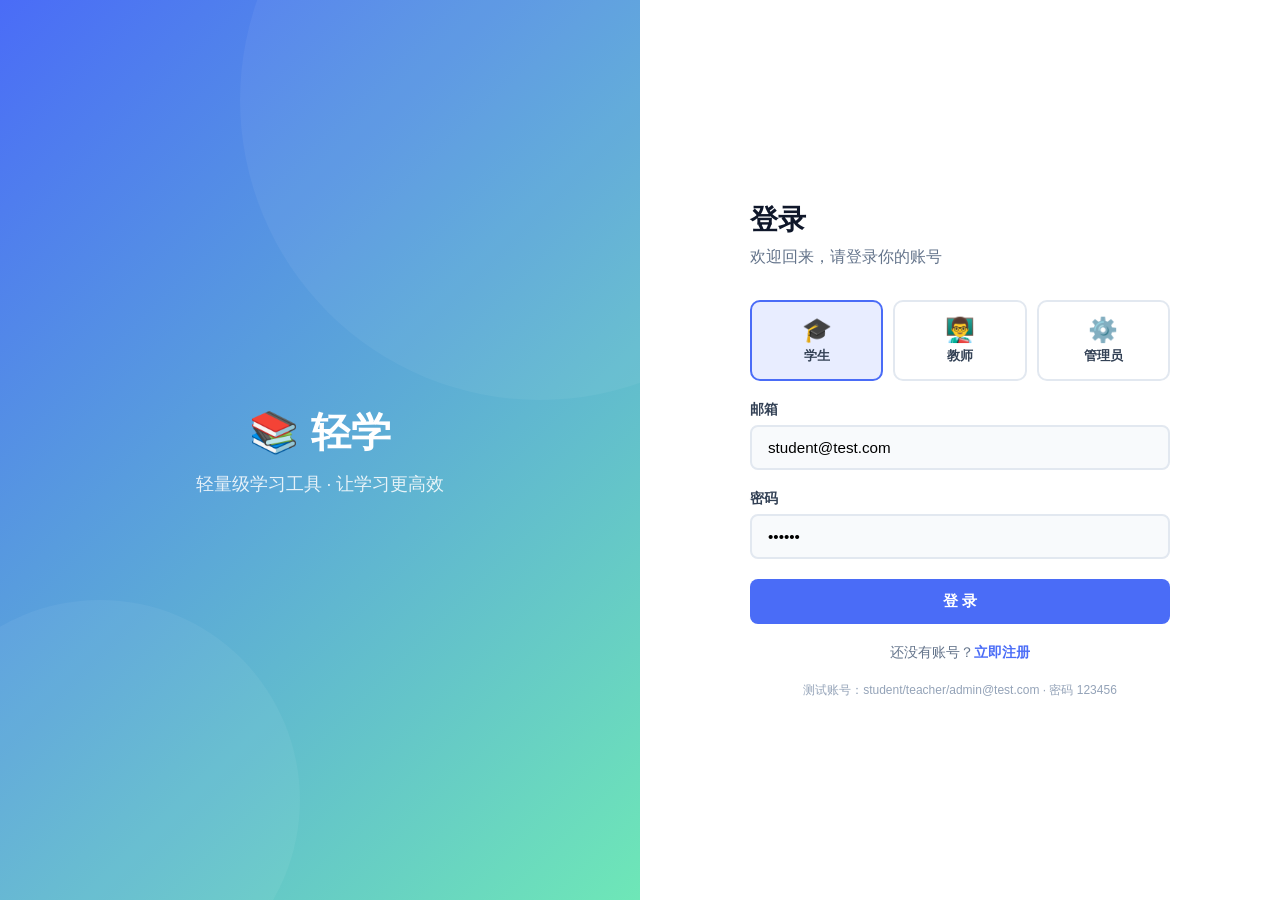
<file: index.html>
<!DOCTYPE html>
<html lang="zh-CN">
<head>
<meta charset="UTF-8">
<meta name="viewport" content="width=device-width, initial-scale=1.0, maximum-scale=1.0, user-scalable=no">
<meta name="theme-color" content="#4a6cf7">
<meta name="apple-mobile-web-app-capable" content="yes">
<meta name="apple-mobile-web-app-status-bar-style" content="default">
<meta name="apple-mobile-web-app-title" content="轻学">
<link rel="apple-touch-icon" href="data:image/svg+xml,%3Csvg xmlns='http://www.w3.org/2000/svg' viewBox='0 0 512 512'%3E%3Crect width='512' height='512' rx='64' fill='%234a6cf7'/%3E%3Ctext x='256' y='340' text-anchor='middle' fill='white' font-size='320' font-weight='bold' font-family='sans-serif'%3E轻%3C/text%3E%3C/svg%3E">
<title>轻学 · 轻量级学习工具</title>
<style>* { margin: 0; padding: 0; box-sizing: border-box; }
:root {
  --primary: #4a6cf7; --primary-dark: #3b5de7; --primary-light: #e8edff;
  --success: #22c55e; --warning: #f59e0b; --danger: #ef4444; --info: #3b82f6;
  --gray-50: #f8fafc; --gray-100: #f1f5f9; --gray-200: #e2e8f0;
  --gray-300: #cbd5e1; --gray-400: #94a3b8; --gray-500: #64748b;
  --gray-600: #475569; --gray-700: #334155; --gray-800: #1e293b; --gray-900: #0f172a;
  --bg-card: #fff; --bg-sidebar: #fff; --bg-topbar: #fff; --bg-input: var(--gray-50);
  --border-color: var(--gray-200); --text-color: var(--gray-800);
  --radius: 12px; --shadow: 0 1px 3px rgba(0,0,0,.08),0 1px 2px rgba(0,0,0,.06);
  --shadow-lg: 0 10px 25px rgba(0,0,0,.1);
  --transition: all .2s ease;
}
[data-theme="dark"] {
  --primary: #6d8cff; --primary-dark: #5a7af0; --primary-light: #2d3555;
  --success: #34d399; --warning: #fbbf24; --danger: #f87171; --info: #60a5fa;
  --gray-50: #0b1120; --gray-100: #111827; --gray-200: #1f2937;
  --gray-300: #374151; --gray-400: #6b7280; --gray-500: #9ca3af;
  --gray-600: #d1d5db; --gray-700: #e5e7eb; --gray-800: #f3f4f6; --gray-900: #f9fafb;
  --bg-card: #1a2332; --bg-sidebar: #111b29; --bg-topbar: #111b29; --bg-input: #1a2332;
  --border-color: #2a3a4e; --text-color: var(--gray-800);
  --shadow: 0 1px 3px rgba(0,0,0,.3); --shadow-lg: 0 10px 25px rgba(0,0,0,.4);
}
body { font-family: -apple-system, BlinkMacSystemFont, 'Segoe UI', 'PingFang SC', 'Microsoft YaHei', sans-serif; background: var(--gray-50); color: var(--gray-800); min-height: 100vh; }
a { color: var(--primary); text-decoration: none; }
input, select, textarea, button { font-family: inherit; font-size: inherit; outline: none; }
button { cursor: pointer; border: none; background: none; }

/* Login */
.login-page { display: flex; min-height: 100vh; }
.login-left { flex: 1; background: linear-gradient(135deg, #4a6cf7, #6ee7b7); display: flex; flex-direction: column; justify-content: center; align-items: center; color: #fff; padding: 40px; position: relative; overflow: hidden; }
.login-left::before { content: ''; position: absolute; width: 600px; height: 600px; border-radius: 50%; background: rgba(255,255,255,.05); top: -200px; right: -200px; }
.login-left::after { content: ''; position: absolute; width: 400px; height: 400px; border-radius: 50%; background: rgba(255,255,255,.05); bottom: -100px; left: -100px; }
.login-left h1 { font-size: 2.5rem; font-weight: 700; margin-bottom: 12px; position: relative; z-index: 1; }
.login-left p { font-size: 1.1rem; opacity: .85; position: relative; z-index: 1; }
.login-right { flex: 1; display: flex; justify-content: center; align-items: center; padding: 40px; background: #fff; }
.login-card { width: 100%; max-width: 420px; }
.login-card h2 { font-size: 1.75rem; font-weight: 700; margin-bottom: 8px; color: var(--gray-900); }
.login-card .subtitle { color: var(--gray-500); margin-bottom: 32px; }
.form-group { margin-bottom: 20px; }
.form-group label { display: block; font-size: .875rem; font-weight: 600; color: var(--gray-700); margin-bottom: 6px; }
.form-group input, .form-group select { width: 100%; padding: 12px 16px; border: 2px solid var(--gray-200); border-radius: 8px; font-size: .95rem; transition: var(--transition); background: var(--gray-50); }
.form-group input:focus, .form-group select:focus { border-color: var(--primary); background: #fff; box-shadow: 0 0 0 3px var(--primary-light); }
.role-selector { display: grid; grid-template-columns: repeat(3, 1fr); gap: 10px; margin-bottom: 20px; }
.role-option { padding: 14px 10px; border: 2px solid var(--gray-200); border-radius: 10px; text-align: center; cursor: pointer; transition: var(--transition); }
.role-option:hover { border-color: var(--primary); background: var(--primary-light); }
.role-option.active { border-color: var(--primary); background: var(--primary-light); }
.role-option .icon { font-size: 1.5rem; margin-bottom: 4px; }
.role-option .name { font-size: .8rem; font-weight: 600; color: var(--gray-700); }
.btn { display: inline-flex; align-items: center; justify-content: center; gap: 8px; padding: 12px 24px; border-radius: 8px; font-weight: 600; font-size: .95rem; transition: var(--transition); }
.btn-primary { background: var(--primary); color: #fff; }
.btn-primary:hover { background: var(--primary-dark); transform: translateY(-1px); box-shadow: 0 4px 12px rgba(74,108,247,.4); }
.btn-outline { border: 2px solid var(--gray-200); color: var(--gray-700); }
.btn-outline:hover { border-color: var(--primary); color: var(--primary); }
.btn-sm { padding: 8px 16px; font-size: .85rem; }
.btn-success { background: var(--success); color: #fff; }
.btn-danger { background: var(--danger); color: #fff; }
.btn-warning { background: var(--warning); color: #fff; }
.btn-block { width: 100%; }
.btn-danger-outline { border: 2px solid var(--danger); color: var(--danger); }
.btn-danger-outline:hover { background: var(--danger); color: #fff; }
.tabs { display: flex; gap: 4px; margin-bottom: 8px; }
.tab { padding: 8px 20px; border-radius: 8px; font-size: .875rem; font-weight: 500; color: var(--gray-500); cursor: pointer; transition: var(--transition); }
.tab:hover { background: var(--gray-100); color: var(--gray-700); }
.tab.active { background: var(--primary); color: #fff; }
.form-row { display: grid; grid-template-columns: 1fr 1fr; gap: 16px; }
.text-center { text-align: center; }
.mt-2 { margin-top: 8px; } .mt-3 { margin-top: 16px; } .mt-4 { margin-top: 24px; }
.mb-2 { margin-bottom: 8px; } .mb-3 { margin-bottom: 16px; } .mb-4 { margin-bottom: 24px; }
.gap-2 { gap: 8px; } .gap-3 { gap: 16px; }
.flex { display: flex; } .flex-1 { flex: 1; } .items-center { align-items: center; }
.justify-between { justify-content: space-between; }
.grid-2 { display: grid; grid-template-columns: 1fr 1fr; gap: 16px; }
.grid-3 { display: grid; grid-template-columns: repeat(3, 1fr); gap: 16px; }
.grid-4 { display: grid; grid-template-columns: repeat(4, 1fr); gap: 16px; }

/* Main Layout */
.app-layout { display: flex; min-height: 100vh; }
.sidebar { width: 240px; background: #fff; border-right: 1px solid var(--gray-200); display: flex; flex-direction: column; position: fixed; top: 0; left: 0; bottom: 0; z-index: 100; transition: var(--transition); }
.sidebar-brand { padding: 20px; border-bottom: 1px solid var(--gray-200); display: flex; align-items: center; gap: 10px; }
.sidebar-brand .logo { width: 36px; height: 36px; background: linear-gradient(135deg, var(--primary), #6ee7b7); border-radius: 10px; display: flex; align-items: center; justify-content: center; color: #fff; font-weight: 700; font-size: 1.1rem; }
.sidebar-brand h2 { font-size: 1.1rem; color: var(--gray-800); }
.sidebar-nav { flex: 1; padding: 16px 12px; overflow-y: auto; }
.nav-section { margin-bottom: 8px; }
.nav-section-title { font-size: .7rem; font-weight: 700; text-transform: uppercase; color: var(--gray-400); padding: 8px 12px 4px; letter-spacing: .5px; }
.nav-item { display: flex; align-items: center; gap: 10px; padding: 10px 12px; border-radius: 8px; color: var(--gray-600); font-size: .9rem; font-weight: 500; cursor: pointer; transition: var(--transition); text-decoration: none; }
.nav-item:hover { background: var(--gray-100); color: var(--gray-800); }
.nav-item.active { background: var(--primary-light); color: var(--primary); font-weight: 600; }
.nav-item .nav-icon { width: 20px; text-align: center; font-size: 1.1rem; }
.sidebar-footer { padding: 16px 12px; border-top: 1px solid var(--gray-200); }
.user-info { display: flex; align-items: center; gap: 10px; padding: 8px 12px; border-radius: 8px; cursor: pointer; transition: var(--transition); }
.user-info:hover { background: var(--gray-100); }
.user-avatar { width: 36px; height: 36px; border-radius: 50%; display: flex; align-items: center; justify-content: center; font-weight: 600; font-size: .9rem; color: #fff; }
.user-avatar.student { background: linear-gradient(135deg, #4a6cf7, #6366f1); }
.user-avatar.teacher { background: linear-gradient(135deg, #22c55e, #10b981); }
.user-avatar.admin { background: linear-gradient(135deg, #f59e0b, #ef4444); }
.user-details { flex: 1; min-width: 0; }
.user-details .name { font-size: .85rem; font-weight: 600; color: var(--gray-800); }
.user-details .role { font-size: .75rem; color: var(--gray-500); }
.main-content { margin-left: 240px; flex: 1; min-height: 100vh; }
.topbar { background: #fff; border-bottom: 1px solid var(--gray-200); padding: 16px 32px; display: flex; align-items: center; justify-content: space-between; position: sticky; top: 0; z-index: 50; }
.topbar h1 { font-size: 1.25rem; font-weight: 600; color: var(--gray-800); }
.topbar-actions { display: flex; align-items: center; gap: 12px; }
.content { padding: 24px 32px; }
.page { display: none; animation: fadeIn .3s ease; }
.page.active { display: block; }
@keyframes fadeIn { from { opacity: 0; transform: translateY(8px); } to { opacity: 1; transform: translateY(0); } }

/* Cards */
.card { background: #fff; border-radius: var(--radius); box-shadow: var(--shadow); padding: 20px; margin-bottom: 20px; }
.card-header { display: flex; align-items: center; justify-content: space-between; margin-bottom: 16px; }
.card-header h3 { font-size: 1rem; font-weight: 600; }
.stat-grid { display: grid; grid-template-columns: repeat(auto-fit, minmax(200px, 1fr)); gap: 16px; margin-bottom: 24px; }
.stat-card { background: #fff; border-radius: var(--radius); box-shadow: var(--shadow); padding: 20px; display: flex; align-items: center; gap: 16px; transition: var(--transition); }
.stat-card:hover { transform: translateY(-2px); box-shadow: var(--shadow-lg); }
.stat-icon { width: 48px; height: 48px; border-radius: 12px; display: flex; align-items: center; justify-content: center; font-size: 1.5rem; color: #fff; flex-shrink: 0; }
.stat-icon.blue { background: linear-gradient(135deg, #4a6cf7, #6366f1); }
.stat-icon.green { background: linear-gradient(135deg, #22c55e, #10b981); }
.stat-icon.orange { background: linear-gradient(135deg, #f59e0b, #f97316); }
.stat-icon.purple { background: linear-gradient(135deg, #a855f7, #d946ef); }
.stat-icon.red { background: linear-gradient(135deg, #ef4444, #f43f5e); }
.stat-icon.cyan { background: linear-gradient(135deg, #06b6d4, #0ea5e9); }
.stat-info h4 { font-size: 1.5rem; font-weight: 700; color: var(--gray-900); line-height: 1.2; }
.stat-info p { font-size: .8rem; color: var(--gray-500); }

/* Tables */
.table-wrap { overflow-x: auto; }
table { width: 100%; border-collapse: collapse; }
th, td { padding: 12px 16px; text-align: left; border-bottom: 1px solid var(--gray-100); font-size: .875rem; }
th { font-weight: 600; color: var(--gray-500); font-size: .8rem; text-transform: uppercase; letter-spacing: .5px; }
tr:hover td { background: var(--gray-50); }

/* Badges */
.badge { display: inline-flex; align-items: center; padding: 2px 10px; border-radius: 20px; font-size: .75rem; font-weight: 600; }
.badge-primary { background: var(--primary-light); color: var(--primary); }
.badge-success { background: #dcfce7; color: #16a34a; }
.badge-warning { background: #fef3c7; color: #d97706; }
.badge-danger { background: #fee2e2; color: #dc2626; }
.badge-info { background: #dbeafe; color: #2563eb; }
.badge-gray { background: var(--gray-100); color: var(--gray-600); }

/* Modal */
.modal-overlay { display: none; position: fixed; top: 0; left: 0; right: 0; bottom: 0; background: rgba(0,0,0,.4); backdrop-filter: blur(2px); z-index: 1000; justify-content: center; align-items: center; }
.modal-overlay.show { display: flex; }
.modal { background: #fff; border-radius: var(--radius); width: 90%; max-width: 560px; max-height: 80vh; overflow-y: auto; box-shadow: var(--shadow-lg); animation: modalIn .25s ease; }
@keyframes modalIn { from { opacity: 0; transform: scale(.95) translateY(10px); } to { opacity: 1; transform: scale(1) translateY(0); } }
.modal-header { padding: 20px 24px; border-bottom: 1px solid var(--gray-100); display: flex; align-items: center; justify-content: space-between; }
.modal-header h3 { font-size: 1.1rem; font-weight: 600; }
.modal-close { width: 32px; height: 32px; border-radius: 8px; display: flex; align-items: center; justify-content: center; font-size: 1.2rem; color: var(--gray-400); cursor: pointer; transition: var(--transition); }
.modal-close:hover { background: var(--gray-100); color: var(--gray-600); }
.modal-body { padding: 24px; }
.modal-footer { padding: 16px 24px; border-top: 1px solid var(--gray-100); display: flex; justify-content: flex-end; gap: 10px; }

/* Empty state */
.empty-state { text-align: center; padding: 60px 20px; }
.empty-state .icon { font-size: 3rem; margin-bottom: 16px; opacity: .3; }
.empty-state h3 { color: var(--gray-600); margin-bottom: 8px; }
.empty-state p { color: var(--gray-400); font-size: .9rem; }

/* Course card */
.course-card { background: #fff; border-radius: var(--radius); box-shadow: var(--shadow); overflow: hidden; transition: var(--transition); cursor: pointer; }
.course-card:hover { transform: translateY(-3px); box-shadow: var(--shadow-lg); }
.course-cover { height: 100px; display: flex; align-items: center; justify-content: center; font-size: 2rem; color: #fff; font-weight: 700; }
.course-body { padding: 16px; }
.course-body h4 { font-size: .95rem; font-weight: 600; margin-bottom: 4px; }
.course-body p { font-size: .8rem; color: var(--gray-500); }
.course-body .meta { display: flex; gap: 12px; margin-top: 8px; font-size: .75rem; color: var(--gray-400); }

/* Note list */
.note-item { padding: 16px; border-bottom: 1px solid var(--gray-100); cursor: pointer; transition: var(--transition); }
.note-item:last-child { border-bottom: none; }
.note-item:hover { background: var(--gray-50); }
.note-item h4 { font-size: .95rem; font-weight: 600; margin-bottom: 4px; }
.note-item p { font-size: .8rem; color: var(--gray-500); overflow: hidden; text-overflow: ellipsis; white-space: nowrap; }
.note-item .meta { font-size: .75rem; color: var(--gray-400); margin-top: 4px; display: flex; gap: 12px; }

/* Task list */
.task-item { display: flex; align-items: flex-start; gap: 12px; padding: 12px 16px; border-bottom: 1px solid var(--gray-100); }
.task-item:last-child { border-bottom: none; }
.task-check { width: 20px; height: 20px; border-radius: 50%; border: 2px solid var(--gray-300); flex-shrink: 0; cursor: pointer; display: flex; align-items: center; justify-content: center; margin-top: 2px; transition: var(--transition); }
.task-check:hover { border-color: var(--primary); }
.task-check.done { background: var(--success); border-color: var(--success); }
.task-check.done::after { content: '✓'; color: #fff; font-size: .7rem; font-weight: 700; }
.task-body { flex: 1; }
.task-body .title { font-size: .9rem; font-weight: 500; }
.task-body .title.done { text-decoration: line-through; color: var(--gray-400); }
.task-body .meta { font-size: .75rem; color: var(--gray-400); margin-top: 2px; display: flex; gap: 8px; }

/* Pomodoro */
.pomodoro-timer { text-align: center; padding: 40px; }
.pomodoro-timer .time { font-size: 4rem; font-weight: 700; color: var(--gray-800); font-variant-numeric: tabular-nums; letter-spacing: 4px; }
.pomodoro-timer .phase { font-size: .9rem; color: var(--gray-500); margin: 8px 0 20px; }
.pomodoro-btn { width: 80px; height: 80px; border-radius: 50%; display: inline-flex; align-items: center; justify-content: center; font-size: 1.1rem; font-weight: 600; cursor: pointer; transition: var(--transition); border: none; }
.pomodoro-btn.start { background: var(--primary); color: #fff; }
.pomodoro-btn.start:hover { transform: scale(1.05); box-shadow: 0 8px 24px rgba(74,108,247,.4); }
.pomodoro-btn.stop { background: var(--danger); color: #fff; }
.pomodoro-btn.stop:hover { transform: scale(1.05); box-shadow: 0 8px 24px rgba(239,68,68,.4); }

/* Check-in */
.checkin-calendar { display: grid; grid-template-columns: repeat(7, 1fr); gap: 4px; }
.calendar-day { aspect-ratio: 1; display: flex; flex-direction: column; align-items: center; justify-content: center; border-radius: 8px; font-size: .8rem; cursor: pointer; transition: var(--transition); }
.calendar-day:hover { background: var(--gray-100); }
.calendar-day.done { background: var(--success); color: #fff; }
.calendar-day.today { border: 2px solid var(--primary); }
.calendar-day .day-num { font-weight: 600; }
.calendar-day .day-dot { font-size: .5rem; margin-top: 2px; }

/* Auth switch */
.auth-switch { text-align: center; margin-top: 20px; font-size: .875rem; color: var(--gray-500); }
.auth-switch a { color: var(--primary); font-weight: 600; cursor: pointer; }

/* Toast */
.toast-container { position: fixed; top: 20px; right: 20px; z-index: 2000; display: flex; flex-direction: column; gap: 8px; }
.toast { padding: 14px 20px; border-radius: 10px; color: #fff; font-size: .875rem; font-weight: 500; box-shadow: var(--shadow-lg); animation: slideIn .3s ease; display: flex; align-items: center; gap: 8px; }
.toast.success { background: var(--success); }
.toast.error { background: var(--danger); }
.toast.info { background: var(--info); }
.toast.warning { background: var(--warning); }
@keyframes slideIn { from { transform: translateX(100%); opacity: 0; } to { transform: translateX(0); opacity: 1; } }

/* Responsive */
@media (max-width: 768px) {
  .login-left { display: none; }
  .grid-2, .grid-3, .grid-4 { grid-template-columns: 1fr; }
  .sidebar { transform: translateX(-100%); }
  .sidebar.open { transform: translateX(0); }
  .main-content { margin-left: 0; }
  .topbar { padding: 12px 16px; }
  .content { padding: 16px; }
  .stat-grid { grid-template-columns: 1fr 1fr; }
  .form-row { grid-template-columns: 1fr; }
}

/* Grade bar */
.grade-bar { height: 8px; background: var(--gray-200); border-radius: 4px; overflow: hidden; margin-top: 4px; }
.grade-bar-fill { height: 100%; border-radius: 4px; transition: width .5s ease; }
.grade-bar-fill.high { background: var(--success); }
.grade-bar-fill.medium { background: var(--warning); }
.grade-bar-fill.low { background: var(--danger); }

/* Audit log detail */
.log-detail { font-size: .8rem; color: var(--gray-500); max-width: 300px; overflow: hidden; text-overflow: ellipsis; white-space: nowrap; }

/* Mobile menu toggle */
.mobile-toggle { display: none; background: none; border: none; font-size: 1.5rem; cursor: pointer; color: var(--gray-600); padding: 4px; }
@media (max-width: 768px) {
  .mobile-toggle { display: block; }
}

/* File upload area */
.upload-area { border: 2px dashed var(--gray-300); border-radius: var(--radius); padding: 40px; text-align: center; cursor: pointer; transition: var(--transition); }
.upload-area:hover { border-color: var(--primary); background: var(--primary-light); }
.upload-area .icon { font-size: 2rem; color: var(--gray-400); margin-bottom: 8px; }
.upload-area p { color: var(--gray-500); font-size: .875rem; }

/* Dark mode overrides */
[data-theme="dark"] body { background: var(--gray-50); }
[data-theme="dark"] .card { background: var(--bg-card); }
[data-theme="dark"] .sidebar { background: var(--bg-sidebar); border-color: var(--border-color); }
[data-theme="dark"] .topbar { background: var(--bg-topbar); border-color: var(--border-color); }
[data-theme="dark"] .modal { background: var(--bg-card); }
[data-theme="dark"] .login-card { background: transparent; }
[data-theme="dark"] .login-right { background: var(--gray-50); }
[data-theme="dark"] input, [data-theme="dark"] select, [data-theme="dark"] textarea { background: var(--bg-input); color: var(--text-color); border-color: var(--border-color); }
[data-theme="dark"] .form-group input:focus, [data-theme="dark"] .form-group select:focus { border-color: var(--primary); }
[data-theme="dark"] .stat-card { background: var(--bg-card); }
[data-theme="dark"] .course-card { background: var(--bg-card); }
[data-theme="dark"] .note-item { border-color: var(--border-color); }
[data-theme="dark"] .task-item { border-color: var(--border-color); }
[data-theme="dark"] table th, [data-theme="dark"] table td { border-color: var(--border-color); }
[data-theme="dark"] tr:hover td { background: var(--gray-100); }
[data-theme="dark"] .nav-item:hover { background: var(--gray-100); }
[data-theme="dark"] .user-info:hover { background: var(--gray-100); }
[data-theme="dark"] .modal-header, [data-theme="dark"] .modal-footer { border-color: var(--border-color); }
[data-theme="dark"] .sidebar-brand { border-color: var(--border-color); }
[data-theme="dark"] .sidebar-footer { border-color: var(--border-color); }
[data-theme="dark"] .badge-gray { background: var(--gray-200); color: var(--gray-700); }
[data-theme="dark"] .calendar-day:hover { background: var(--gray-100); }
[data-theme="dark"] .upload-area { border-color: var(--border-color); }
[data-theme="dark"] .upload-area:hover { background: var(--primary-light); }
[data-theme="dark"] .role-option { border-color: var(--border-color); }
[data-theme="dark"] .role-option:hover, [data-theme="dark"] .role-option.active { border-color: var(--primary); background: var(--primary-light); }
[data-theme="dark"] .grade-bar { background: var(--gray-300); }
[data-theme="dark"] .calendar-day.done { background: var(--success); }
[data-theme="dark"] .btn-outline { border-color: var(--border-color); color: var(--gray-700); }
[data-theme="dark"] .btn-outline:hover { border-color: var(--primary); color: var(--primary); }
[data-theme="dark"] .tab:hover { background: var(--gray-100); }
[data-theme="dark"] .course-cover { filter: brightness(.9); }

/* Notification */
.notif-btn { position: relative; }
.notif-btn .badge-dot { position: absolute; top: 2px; right: 2px; width: 18px; height: 18px; background: var(--danger); color: #fff; font-size: .65rem; font-weight: 700; border-radius: 50%; display: flex; align-items: center; justify-content: center; border: 2px solid var(--bg-topbar); }
.notif-panel { position: absolute; top: 48px; right: 60px; width: 380px; max-height: 480px; background: var(--bg-card); border-radius: var(--radius); box-shadow: var(--shadow-lg); border: 1px solid var(--border-color); z-index: 500; display: none; overflow: hidden; }
.notif-panel.show { display: flex; flex-direction: column; }
.notif-header { padding: 14px 16px; border-bottom: 1px solid var(--border-color); display: flex; justify-content: space-between; align-items: center; }
.notif-header h4 { font-size: .9rem; font-weight: 600; }
.notif-header .btn-text { font-size: .78rem; color: var(--primary); cursor: pointer; background: none; border: none; }
.notif-header .btn-text:hover { text-decoration: underline; }
.notif-list { flex: 1; overflow-y: auto; }
.notif-item { display: flex; gap: 12px; padding: 14px 16px; border-bottom: 1px solid var(--border-color); cursor: pointer; transition: var(--transition); }
.notif-item:hover { background: var(--gray-50); }
.notif-item.unread { background: var(--primary-light); }
.notif-item .notif-icon { width: 36px; height: 36px; border-radius: 50%; display: flex; align-items: center; justify-content: center; font-size: 1rem; flex-shrink: 0; }
.notif-item .notif-body { flex: 1; min-width: 0; }
.notif-item .notif-title { font-size: .85rem; font-weight: 600; color: var(--gray-800); }
.notif-item .notif-title .unread-dot { display: inline-block; width: 8px; height: 8px; border-radius: 50%; background: var(--primary); margin-right: 6px; vertical-align: middle; }
.notif-item .notif-preview { font-size: .78rem; color: var(--gray-500); margin-top: 2px; white-space: nowrap; overflow: hidden; text-overflow: ellipsis; }
.notif-item .notif-time { font-size: .72rem; color: var(--gray-400); margin-top: 4px; }
.notif-empty { text-align: center; padding: 40px 20px; color: var(--gray-400); font-size: .85rem; }
@media (max-width: 640px) { .notif-panel { position: fixed; top: 56px; left: 0; right: 0; width: 100%; max-height: calc(100vh - 56px); border-radius: 0; } }
</style>
</head>
<body>
<div id="app-root"></div>
<script>const DB = {
  _get(key) { return JSON.parse(localStorage.getItem('studyapp_' + key) || 'null'); },
  _set(key, val) { localStorage.setItem('studyapp_' + key, JSON.stringify(val)); return val; },

  init() {
    if (this._get('inited')) return;
    const now = new Date();
    const today = now.toISOString().slice(0,10);
    const users = [
      { id:1, email:'student@test.com', password:'123456', role:'student', nickname:'张同学', avatar:'', bio:'好好学习天天向上', student_id:'2024001', department:'计算机学院', settings:{}, created_at:'2024-01-01T00:00:00Z' },
      { id:2, email:'teacher@test.com', password:'123456', role:'teacher', nickname:'李老师', avatar:'', bio:'认真教学', teacher_title:'副教授', department:'计算机学院', settings:{}, created_at:'2024-01-01T00:00:00Z' },
      { id:3, email:'admin@test.com', password:'123456', role:'admin', nickname:'管理员', avatar:'', bio:'系统管理员', department:'信息中心', settings:{}, created_at:'2024-01-01T00:00:00Z' },
    ];
    const courses = [
      { id:1, teacher_id:2, name:'高等数学', description:'微积分、线性代数、概率论', cover_color:'#4a6cf7', semester:'2025-2026-1', department:'计算机学院', credits:4, status:'published', max_students:100, created_at:'2024-08-01T00:00:00Z' },
      { id:2, teacher_id:2, name:'数据结构与算法', description:'链表、树、图、排序算法', cover_color:'#22c55e', semester:'2025-2026-1', department:'计算机学院', credits:3, status:'published', max_students:80, created_at:'2024-08-01T00:00:00Z' },
      { id:3, teacher_id:2, name:'操作系统', description:'进程管理、内存管理、文件系统', cover_color:'#f59e0b', semester:'2025-2026-1', department:'计算机学院', credits:3, status:'published', max_students:80, created_at:'2024-08-01T00:00:00Z' },
    ];
    const enrollments = [
      { id:1, course_id:1, student_id:1, status:'approved', enrolled_at:'2024-09-01T00:00:00Z' },
      { id:2, course_id:2, student_id:1, status:'approved', enrolled_at:'2024-09-01T00:00:00Z' },
    ];
    const assignments = [
      { id:1, course_id:1, teacher_id:2, title:'第一章 函数与极限', description:'完成课本 P23 习题 1-8', full_score:100, weight:0.2, due_date:'2025-10-15T23:59:00Z', type:'essay', status:'published', created_at:'2024-10-01T00:00:00Z' },
      { id:2, course_id:1, teacher_id:2, title:'第二章 导数与微分', description:'完成课本 P56 习题 1-10', full_score:100, weight:0.2, due_date:'2025-11-01T23:59:00Z', type:'essay', status:'published', created_at:'2024-10-15T00:00:00Z' },
      { id:3, course_id:2, teacher_id:2, title:'线性表操作', description:'实现顺序表和链表的增删改查', full_score:100, weight:0.3, due_date:'2025-10-20T23:59:00Z', type:'file', status:'published', created_at:'2024-10-05T00:00:00Z' },
    ];
    const submissions = [
      { id:1, assignment_id:1, student_id:1, content_text:'函数极限的解题过程：1. 利用等价无穷小替换...', file_url:'', submit_count:1, status:'submitted', submitted_at:'2025-10-14T20:30:00Z', is_late:false },
    ];
    const grades = [
      { id:1, type:'assignment', assignment_id:1, course_id:1, student_id:1, submission_id:1, score:88, comment:'解题思路清晰，步骤完整，注意书写规范。', graded_by:2, graded_at:'2025-10-16T10:00:00Z' },
    ];
    const notes = [
      { id:1, user_id:1, notebook_id:1, title:'高数第一章笔记', content_markdown:'# 函数与极限\n\n## 1.1 映射与函数\n- 函数定义：...\n- 复合函数：...', tags:['重点','考试'], is_pinned:0, word_count:1200, read_count:15, created_at:'2025-09-10T08:00:00Z', updated_at:'2025-09-15T10:00:00Z' },
      { id:2, user_id:1, notebook_id:1, title:'导数公式表', content_markdown:'# 常用导数公式\n\n1. (x^n)\' = nx^(n-1)\n2. (sin x)\' = cos x', tags:['公式'], is_pinned:1, word_count:800, read_count:23, created_at:'2025-09-12T09:00:00Z', updated_at:'2025-09-13T11:00:00Z' },
      { id:3, user_id:1, notebook_id:2, title:'链表操作总结', content_markdown:'# 链表\n\n## 单链表\n- 插入 O(1)\n- 删除 O(1)\n- 查找 O(n)', tags:['数据结构'], is_pinned:0, word_count:600, read_count:8, created_at:'2025-09-18T14:00:00Z' },
    ];
    const notebooks = [
      { id:1, user_id:1, name:'高等数学', parent_id:null, sort_order:0, icon:'📐', color:'#4a6cf7' },
      { id:2, user_id:1, name:'数据结构', parent_id:null, sort_order:1, icon:'💻', color:'#22c55e' },
      { id:3, user_id:1, name:'大学课程', parent_id:null, sort_order:0, icon:'📚', color:'#f59e0b' },
      { id:4, user_id:1, name:'大学英语', parent_id:3, sort_order:0, icon:'🇬🇧', color:'#a855f7' },
    ];
    const tasks = [
      { id:1, user_id:1, parent_id:null, title:'复习高数第三章', description:'', priority:'high', status:'in_progress', due_date:'2025-10-20', estimated_minutes:120, actual_minutes:0, sort_order:0, tags:['考试'] },
      { id:2, user_id:1, parent_id:null, title:'完成数据结构大作业', description:'实现一个简易数据库系统', priority:'medium', status:'pending', due_date:'2025-11-01', estimated_minutes:300, actual_minutes:0, sort_order:1, tags:['作业'] },
      { id:3, user_id:1, parent_id:1, title:'复习导数部分', description:'重点是复合函数求导', priority:'high', status:'pending', due_date:'2025-10-18', estimated_minutes:60, actual_minutes:0, sort_order:0, tags:[] },
      { id:4, user_id:1, parent_id:null, title:'每天背单词 30 个', description:'', priority:'low', status:'completed', due_date:'2025-10-30', estimated_minutes:30, actual_minutes:25, sort_order:2, tags:['英语'], completed_at:'2025-10-13T08:00:00Z' },
    ];
    const pomodoro = [
      { id:1, user_id:1, task_id:null, planned_minutes:25, actual_minutes:25, type:'focus', note:'今天状态不错', started_at:'2025-10-13T09:00:00Z', ended_at:'2025-10-13T09:25:00Z' },
      { id:2, user_id:1, task_id:1, planned_minutes:25, actual_minutes:25, type:'focus', note:'', started_at:'2025-10-13T10:00:00Z', ended_at:'2025-10-13T10:25:00Z' },
      { id:3, user_id:1, task_id:null, planned_minutes:25, actual_minutes:20, type:'focus', note:'被打断了', started_at:'2025-10-12T14:00:00Z', ended_at:'2025-10-12T14:20:00Z' },
      { id:4, user_id:1, task_id:null, planned_minutes:5, actual_minutes:5, type:'short_break', note:'', started_at:'2025-10-13T09:25:00Z', ended_at:'2025-10-13T09:30:00Z' },
    ];
    const checkins = [];
    for (let i = 0; i < 20; i++) {
      const d = new Date(now); d.setDate(d.getDate() - i - 1);
      if (i % 3 !== 0) checkins.push({ id:i+1, user_id:1, checkin_date:d.toISOString().slice(0,10), mood_score:Math.floor(Math.random()*3)+3, journal:'今天学习了', study_minutes:Math.floor(Math.random()*120)+60 });
    }
    const materials = [
      { id:1, user_id:1, course_id:1, original_filename:'高数第一章课件.pdf', file_type:'pdf', file_size:2048000, course_name:'高等数学', tags:['课件'], uploaded_at:'2025-09-05T10:00:00Z' },
      { id:2, user_id:1, course_id:2, original_filename:'数据结构PPT.pptx', file_type:'other', file_size:5120000, course_name:'数据结构与算法', tags:['课件'], uploaded_at:'2025-09-08T14:00:00Z' },
    ];
    const dailyStats = [];
    for (let i = 0; i < 14; i++) {
      const d = new Date(now); d.setDate(d.getDate() - i);
      dailyStats.push({ id:i+1, user_id:1, stat_date:d.toISOString().slice(0,10), total_focus_minutes:Math.floor(Math.random()*150)+30, has_checkin:i%3!==0?1:0, completed_tasks:Math.floor(Math.random()*3), new_notes:Math.floor(Math.random()*2), new_words:Math.floor(Math.random()*500)+100 });
    }
    const announcements = [
      { id:1, scope:'system', course_id:null, publisher_id:3, title:'系统维护通知', content:'系统将于本周六凌晨 2:00-4:00 进行维护升级。', is_pinned:1, start_at:null, end_at:'2025-11-01T00:00:00Z', published_at:'2025-10-10T08:00:00Z' },
      { id:2, scope:'course', course_id:1, publisher_id:2, title:'下周考试通知', content:'下周三（10月25日）进行第一章单元测验，请同学们做好准备。', is_pinned:1, start_at:null, end_at:null, published_at:'2025-10-12T09:00:00Z' },
    ];
    const auditLogs = [
      { id:1, admin_id:3, action:'user_ban', target_type:'users', target_id:5, detail:'{"reason":"恶意灌水","previous_status":"active"}', ip_address:'192.168.1.100', created_at:'2025-10-01T08:00:00Z' },
      { id:2, admin_id:3, action:'config_update', target_type:'system_configs', target_id:1, detail:'{"key":"registration_enabled","old":"true","new":"false"}', ip_address:'192.168.1.100', created_at:'2025-10-05T10:30:00Z' },
    ];
    const configs = [
      { id:1, config_key:'registration_enabled', config_value:'true', description:'是否允许新用户注册' },
      { id:2, config_key:'default_pomodoro_minutes', config_value:'25', description:'番茄钟默认时长(分钟)' },
      { id:3, config_key:'max_file_size_mb', config_value:'50', description:'上传文件大小上限(MB)' },
      { id:4, config_key:'allowed_file_types', config_value:'["pdf","docx","jpg","png","pptx"]', description:'允许上传的文件类型' },
    ];
    const notifications = [
      { id:1, user_id:1, title:'欢迎使用轻学 🎉', content:'欢迎加入轻学学习平台，祝你学习愉快！', type:'system', related_id:null, is_read:0, created_at:new Date(Date.now() - 3600000).toISOString() },
      { id:2, user_id:1, title:'高数第一章作业已批改', content:'你的作业获得 88 分（满分100），查看评语了解详情。', type:'grade', related_id:1, is_read:0, created_at:new Date(Date.now() - 7200000).toISOString() },
      { id:3, user_id:1, title:'线性表操作即将截止', content:'距离作业截止还有不到 2 天，请尽快提交。', type:'assignment', related_id:3, is_read:0, created_at:new Date(Date.now() - 86400000).toISOString() },
      { id:4, user_id:1, title:'下周考试通知', content:'第一章单元测验将于下周三进行，请做好准备。', type:'course', related_id:1, is_read:0, created_at:new Date(Date.now() - 172800000).toISOString() },
    ];
    this._set('inited', true);
    this._set('users', users); this._set('courses', courses); this._set('enrollments', enrollments);
    this._set('assignments', assignments); this._set('submissions', submissions); this._set('grades', grades);
    this._set('notes', notes); this._set('notebooks', notebooks); this._set('tasks', tasks);
    this._set('pomodoro', pomodoro); this._set('checkins', checkins); this._set('materials', materials);
    this._set('dailyStats', dailyStats); this._set('announcements', announcements);
    this._set('auditLogs', auditLogs); this._set('systemConfigs', configs);
    this._set('notifications', notifications);
  },

  auth: {
    login(email, password) {
      const users = DB._get('users') || [];
      return users.find(u => u.email === email && u.password === password) || null;
    },
    register(data) {
      const users = DB._get('users') || [];
      if (users.find(u => u.email === data.email)) return null;
      const id = Math.max(...users.map(u=>u.id), 0) + 1;
      const user = { id, ...data, avatar:'', bio:'', settings:{}, created_at:new Date().toISOString() };
      users.push(user); DB._set('users', users);
      return user;
    }
  },

  get(table) { return DB._get(table) || []; },
  set(table, data) { return DB._set(table, data); },
  add(table, item) {
    const arr = DB._get(table) || [];
    item.id = Math.max(...arr.map(x=>x.id||0), 0) + 1;
    item.created_at = new Date().toISOString();
    item.updated_at = item.created_at;
    arr.push(item); DB._set(table, arr); return item;
  },
  update(table, id, changes) {
    const arr = DB._get(table) || [];
    const idx = arr.findIndex(x => x.id === id);
    if (idx === -1) return null;
    changes.updated_at = new Date().toISOString();
    arr[idx] = { ...arr[idx], ...changes }; DB._set(table, arr); return arr[idx];
  },
  remove(table, id) {
    let arr = DB._get(table) || [];
    arr = arr.filter(x => x.id !== id); DB._set(table, arr);
  },
  find(table, predicate) {
    const arr = DB._get(table) || [];
    return predicate ? arr.filter(predicate) : arr;
  },
  findOne(table, predicate) {
    const arr = DB._get(table) || [];
    return predicate ? arr.find(predicate) : arr[0];
  },
  getNextId(table) {
    const arr = DB._get(table) || [];
    return Math.max(...arr.map(x=>x.id||0), 0) + 1;
  },

  getNotifications(userId) {
    return (DB._get('notifications') || []).filter(n => n.user_id === userId).sort((a, b) => new Date(b.created_at) - new Date(a.created_at));
  },

  getUnreadCount(userId) {
    return (DB._get('notifications') || []).filter(n => n.user_id === userId && !n.is_read).length;
  },

  addNotification(userId, title, content, type, relatedId) {
    const arr = DB._get('notifications') || [];
    const id = Math.max(...arr.map(x=>x.id||0), 0) + 1;
    arr.push({ id, user_id: userId, title, content, type: type || 'system', related_id: relatedId || null, is_read: 0, created_at: new Date().toISOString() });
    DB._set('notifications', arr);
    return id;
  },

  markNotifRead(id) {
    DB.update('notifications', id, { is_read: 1 });
  },

  markAllNotifRead(userId) {
    const arr = DB._get('notifications') || [];
    arr.forEach(n => { if (n.user_id === userId) n.is_read = 1; });
    DB._set('notifications', arr);
  }
};
</script>
<script>const App = {
  state: { user: null, currentPage: 'home', currentTab: '' },

  init() {
    DB.init();
    const saved = sessionStorage.getItem('studyapp_session');
    if (saved) { this.state.user = JSON.parse(saved); this.showDashboard(); return; }
    this.showLogin();
  },

  showLogin() {
    document.getElementById('app-root').innerHTML = `
      <div class="login-page">
        <div class="login-left">
          <h1>📚 轻学</h1>
          <p>轻量级学习工具 · 让学习更高效</p>
        </div>
        <div class="login-right">
          <div class="login-card">
            <h2 id="auth-title">登录</h2>
            <p class="subtitle" id="auth-subtitle">欢迎回来，请登录你的账号</p>
            <div class="role-selector" id="role-selector">
              <div class="role-option active" data-role="student"><div class="icon">🎓</div><div class="name">学生</div></div>
              <div class="role-option" data-role="teacher"><div class="icon">👨‍🏫</div><div class="name">教师</div></div>
              <div class="role-option" data-role="admin"><div class="icon">⚙️</div><div class="name">管理员</div></div>
            </div>
            <div id="auth-form">
              <div class="form-group"><label>邮箱</label><input type="email" id="login-email" placeholder="请输入邮箱" value="student@test.com"></div>
              <div class="form-group"><label>密码</label><input type="password" id="login-password" placeholder="请输入密码" value="123456"></div>
              <button class="btn btn-primary btn-block" onclick="App.doLogin()">登 录</button>
            </div>
            <p class="auth-switch" id="auth-switch">还没有账号？<a onclick="App.showRegister()">立即注册</a></p>
            <p class="auth-switch mt-2" style="font-size:.75rem;color:var(--gray-400)">测试账号：student/teacher/admin@test.com · 密码 123456</p>
          </div>
        </div>
      </div>`;
    document.querySelectorAll('.role-option').forEach(el => {
      el.onclick = () => {
        document.querySelectorAll('.role-option').forEach(r => r.classList.remove('active'));
        el.classList.add('active');
        const role = el.dataset.role;
        const emails = { student:'student@test.com', teacher:'teacher@test.com', admin:'admin@test.com' };
        document.getElementById('login-email').value = emails[role];
      };
    });
  },

  showRegister() {
    document.getElementById('auth-title').textContent = '注册';
    document.getElementById('auth-subtitle').textContent = '创建你的学习账号';
    document.getElementById('auth-form').innerHTML = `
      <div class="form-row">
        <div class="form-group"><label>邮箱</label><input type="email" id="reg-email" placeholder="请输入邮箱"></div>
        <div class="form-group"><label>昵称</label><input type="text" id="reg-nickname" placeholder="请输入昵称"></div>
      </div>
      <div class="form-row">
        <div class="form-group"><label>密码</label><input type="password" id="reg-password" placeholder="请输入密码"></div>
        <div class="form-group"><label>确认密码</label><input type="password" id="reg-confirm" placeholder="请确认密码"></div>
      </div>
      <div class="form-group"><label>学号（选填）</label><input type="text" id="reg-student-id" placeholder="请输入学号"></div>
      <button class="btn btn-primary btn-block" onclick="App.doRegister()">注 册</button>
    `;
    document.getElementById('auth-switch').innerHTML = '已有账号？<a onclick="App.showLogin()">返回登录</a>';
  },

  doLogin() {
    const email = document.getElementById('login-email').value;
    const password = document.getElementById('login-password').value;
    const role = document.querySelector('.role-option.active')?.dataset.role || 'student';
    const user = DB.auth.login(email, password);
    if (!user) { this.toast('邮箱或密码错误', 'error'); return; }
    if (user.role !== role) { this.toast(`该账号不是${ {student:'学生',teacher:'教师',admin:'管理员'}[role] }角色`, 'error'); return; }
    this.state.user = user;
    sessionStorage.setItem('studyapp_session', JSON.stringify(user));
    this.showDashboard();
  },

  doRegister() {
    const email = document.getElementById('reg-email').value;
    const password = document.getElementById('reg-password').value;
    const confirm = document.getElementById('reg-confirm').value;
    const nickname = document.getElementById('reg-nickname').value;
    if (!email || !password || !nickname) { this.toast('请填写必填字段', 'error'); return; }
    if (password !== confirm) { this.toast('两次密码不一致', 'error'); return; }
    const studentId = document.getElementById('reg-student-id').value || null;
    const user = DB.auth.register({ email, password, nickname, role:'student', student_id:studentId });
    if (!user) { this.toast('该邮箱已被注册', 'error'); return; }
    this.toast('注册成功，请登录', 'success');
    this.showLogin();
  },

  logout() {
    this.state.user = null;
    sessionStorage.removeItem('studyapp_session');
    this.showLogin();
  },

  showDashboard() {
    const user = this.state.user;
    if (!user) { this.showLogin(); return; }
    const roleMap = { student: '学生', teacher: '教师', admin: '管理员' };
    const roleEmoji = { student: '🎓', teacher: '👨‍🏫', admin: '⚙️' };
    const roleClass = { student: 'student', teacher: 'teacher', admin: 'admin' };

    const navSections = {
      student: [
        { section:'学习', items:[
          { id:'home', icon:'🏠', label:'首页概览' },
          { id:'courses', icon:'📚', label:'我的课程' },
          { id:'notes', icon:'📝', label:'学习笔记' },
          { id:'tasks', icon:'✅', label:'任务清单' },
        ]},
        { section:'效率', items:[
          { id:'pomodoro', icon:'🍅', label:'番茄钟' },
          { id:'checkin', icon:'📅', label:'每日打卡' },
        ]},
        { section:'学习', items:[
          { id:'materials', icon:'📁', label:'学习资料' },
          { id:'assignments', icon:'📋', label:'课程作业' },
          { id:'grades', icon:'🏆', label:'成绩查看' },
          { id:'stats', icon:'📊', label:'学习统计' },
        ]},
      ],
      teacher: [
        { section:'教学', items:[
          { id:'home', icon:'🏠', label:'首页概览' },
          { id:'courses', icon:'📚', label:'课程管理' },
          { id:'assignments', icon:'📋', label:'作业管理' },
        ]},
        { section:'管理', items:[
          { id:'students', icon:'👥', label:'学生管理' },
          { id:'announcements', icon:'📢', label:'发布公告' },
        ]},
      ],
      admin: [
        { section:'管理', items:[
          { id:'home', icon:'🏠', label:'控制台' },
          { id:'users', icon:'👥', label:'用户管理' },
          { id:'announcements', icon:'📢', label:'公告管理' },
        ]},
        { section:'系统', items:[
          { id:'config', icon:'⚙️', label:'系统配置' },
          { id:'audit', icon:'📜', label:'审计日志' },
        ]},
      ]
    };

    const sections = navSections[user.role] || [];
    const navHTML = sections.map(s => `
      <div class="nav-section">
        <div class="nav-section-title">${s.section}</div>
        ${s.items.map(i => `<a class="nav-item" data-page="${i.id}" onclick="App.navigate('${i.id}')"><span class="nav-icon">${i.icon}</span>${i.label}</a>`).join('')}
      </div>
    `).join('');

    const pageTitles = {
      home:'首页概览', courses:'我的课程', notes:'学习笔记', tasks:'任务清单',
      pomodoro:'番茄钟', checkin:'每日打卡', materials:'学习资料',
      assignments:'课程作业', grades:'成绩查看', stats:'学习统计',
      students:'学生管理', announcements:'发布公告',
      users:'用户管理', config:'系统配置', audit:'审计日志'
    };

    document.getElementById('app-root').innerHTML = `
      <div class="app-layout">
        <aside class="sidebar" id="sidebar">
          <div class="sidebar-brand">
            <div class="logo">轻</div>
            <h2>轻学</h2>
          </div>
          <nav class="sidebar-nav">${navHTML}</nav>
          <div class="sidebar-footer">
            <div class="user-info" onclick="App.toggleSidebar()">
              <div class="user-avatar ${roleClass[user.role]}">${user.nickname[0]}</div>
              <div class="user-details">
                <div class="name">${user.nickname}</div>
                <div class="role">${roleEmoji[user.role]} ${roleMap[user.role]}${user.department ? ' · '+user.department : ''}</div>
              </div>
            </div>
            <div style="display:flex;gap:6px;margin-top:10px;padding:0 4px">
              <button class="btn btn-outline btn-sm" style="flex:1;font-size:.75rem" onclick="App.exportData()" title="导出数据备份">📤 导出</button>
              <button class="btn btn-outline btn-sm" style="flex:1;font-size:.75rem" onclick="App.showImportDialog()" title="导入数据恢复">📥 导入</button>
            </div>
          </div>
        </aside>
        <main class="main-content">
          <div class="topbar">
            <button class="mobile-toggle" onclick="App.toggleSidebar()">☰</button>
            <h1 id="page-title">首页概览</h1>
            <div class="topbar-actions">
              <span style="font-size:.85rem;color:var(--gray-500)">${user.email}</span>
              <button class="notif-btn" onclick="App.toggleNotifications()" id="notif-btn" title="通知">
                🔔<span id="notif-badge" class="badge-dot" style="display:none">0</span>
              </button>
              <button class="btn btn-outline btn-sm" onclick="App.toggleTheme()" id="theme-btn" title="切换深色模式">🌙</button>
              <button class="btn btn-outline btn-sm" onclick="App.logout()">退出</button>
            </div>
          </div>
          <div class="content" id="page-content"></div>
        </main>
      </div>
      <div class="toast-container" id="toast-container"></div>
      <div class="modal-overlay" id="modal-overlay"><div class="modal" id="modal-content"></div></div>
      <div class="notif-panel" id="notif-panel">
        <div class="notif-header">
          <h4>🔔 通知</h4>
          <button class="btn-text" onclick="App.markAllNotifRead()">全部已读</button>
        </div>
        <div class="notif-list" id="notif-list"></div>
      </div>
    `;

    this.initTheme();
    this.navigate('home');
    this.bindGlobalEvents();
    this.initShortcuts();
    this.checkNotifications();
    this.updateNotifBadge();
  },

  toggleSidebar() {
    document.getElementById('sidebar').classList.toggle('open');
  },

  bindGlobalEvents() {
    document.getElementById('modal-overlay').onclick = function(e) {
      if (e.target === this) this.classList.remove('show');
    };
    document.addEventListener('click', (e) => {
      const panel = document.getElementById('notif-panel');
      const btn = document.getElementById('notif-btn');
      if (panel && panel.classList.contains('show') && !panel.contains(e.target) && btn !== e.target && !btn.contains(e.target)) {
        panel.classList.remove('show');
      }
    });
  },

  navigate(page) {
    this.state.currentPage = page;
    document.querySelectorAll('.nav-item').forEach(el => {
      el.classList.toggle('active', el.dataset.page === page);
    });
    const titles = { home:'首页概览', courses:'我的课程', notes:'学习笔记', tasks:'任务清单',
      pomodoro:'番茄钟', checkin:'每日打卡', materials:'学习资料',
      assignments:'课程作业', grades:'成绩查看', stats:'学习统计',
      students:'学生管理', announcements:'发布公告',
      users:'用户管理', config:'系统配置', audit:'审计日志' };
    document.getElementById('page-title').textContent = titles[page] || page;

    const renderers = {
      home: () => this.renderHome(),
      courses: () => this.renderCourses(),
      notes: () => this.renderNotes(),
      tasks: () => this.renderTasks(),
      pomodoro: () => this.renderPomodoro(),
      checkin: () => this.renderCheckin(),
      materials: () => this.renderMaterials(),
      assignments: () => this.renderAssignments(),
      grades: () => this.renderGrades(),
      stats: () => this.renderStats(),
      students: () => this.renderStudents(),
      announcements: () => this.renderAnnouncements(),
      users: () => this.renderUsers(),
      config: () => this.renderConfig(),
      audit: () => this.renderAudit(),
    };
    const content = document.getElementById('page-content');
    if (renderers[page]) { renderers[page](); }
    else { content.innerHTML = '<div class="empty-state"><div class="icon">🚧</div><h3>功能开发中</h3></div>'; }
    window.scrollTo(0, 0);
  },

  /* ==================== HOME (共用) ==================== */
  renderHome() {
    const user = this.state.user;
    if (user.role === 'student') return this.renderStudentHome();
    if (user.role === 'teacher') return this.renderTeacherHome();
    if (user.role === 'admin') return this.renderAdminHome();
  },

  renderStudentHome() {
    const stats = DB.get('dailyStats').filter(s => s.user_id === this.state.user.id);
    const latest = stats[stats.length - 1] || { total_focus_minutes:0, has_checkin:0, completed_tasks:0, new_notes:0 };
    const totalFocus = stats.reduce((a,b) => a + b.total_focus_minutes, 0);
    const totalTasks = stats.reduce((a,b) => a + b.completed_tasks, 0);
    const totalNotes = stats.reduce((a,b) => a + b.new_notes, 0);
    const checkinCount = DB.get('checkins').filter(c => c.user_id === this.state.user.id).length;
    const courses = DB.get('enrollments').filter(e => e.student_id === this.state.user.id).length;
    const pendingTasks = DB.get('tasks').filter(t => t.user_id === this.state.user.id && t.status === 'pending' && !t.parent_id).length;
    const recentNotes = DB.get('notes').filter(n => n.user_id === this.state.user.id).sort((a,b) => b.updated_at?.localeCompare(a.updated_at)).slice(0, 3);
    const announcements = DB.get('announcements').filter(a => a.scope === 'system' || (a.scope === 'course' && DB.get('enrollments').find(e => e.student_id === this.state.user.id && e.course_id === a.course_id)));

    const weekDays = ['日','一','二','三','四','五','六'];
    const today = new Date();
    const weekLabels = [];
    const weekData = [];
    for (let i = 6; i >= 0; i--) {
      const d = new Date(today); d.setDate(d.getDate() - i);
      weekLabels.push(weekDays[d.getDay()]);
      const s = stats.find(x => x.stat_date === d.toISOString().slice(0,10));
      weekData.push(s ? s.total_focus_minutes : 0);
    }
    const maxData = Math.max(...weekData, 1);

    const html = `
      <div class="stat-grid">
        <div class="stat-card"><div class="stat-icon blue">📚</div><div class="stat-info"><h4>${courses}</h4><p>已选课程</p></div></div>
        <div class="stat-card"><div class="stat-icon green">🍅</div><div class="stat-info"><h4>${Math.floor(totalFocus/60)}h${totalFocus%60}m</h4><p>累计专注</p></div></div>
        <div class="stat-card"><div class="stat-icon orange">📅</div><div class="stat-info"><h4>${checkinCount}天</h4><p>累计打卡</p></div></div>
        <div class="stat-card"><div class="stat-icon purple">✅</div><div class="stat-info"><h4>${pendingTasks}</h4><p>待完成</p></div></div>
      </div>
      <div class="grid-2">
        <div class="card">
          <div class="card-header"><h3>📊 本周专注趋势</h3></div>
          <div style="display:flex;align-items:end;height:120px;gap:8px;padding:10px 0">
            ${weekLabels.map((l,i) => `
              <div style="flex:1;display:flex;flex-direction:column;align-items:center;gap:4px">
                <div style="width:100%;background:var(--primary-light);border-radius:4px 4px 0 0;height:${weekData[i]/maxData*100}px;min-height:4px;position:relative;transition:height .5s">
                  <span style="position:absolute;top:-20px;left:50%;transform:translateX(-50%);font-size:.7rem;color:var(--gray-500)">${weekData[i]}</span>
                </div>
                <span style="font-size:.75rem;color:var(--gray-400)">${l}</span>
              </div>
            `).join('')}
          </div>
        </div>
        <div class="card">
          <div class="card-header"><h3>📢 最新公告</h3></div>
          ${announcements.length ? announcements.slice(0,3).map(a => `
            <div class="note-item" onclick="App.showAnnouncementDetail(${a.id})">
              <h4>${a.is_pinned ? '📌 ' : ''}${a.title}</h4>
              <p>${a.content?.slice(0,60)}...</p>
              <div class="meta">${a.scope === 'system' ? '系统' : '课程'} · ${a.published_at?.slice(0,10)}</div>
            </div>
          `).join('') : '<div class="empty-state" style="padding:30px"><p>暂无公告</p></div>'}
        </div>
      </div>
      <div class="card">
        <div class="card-header"><h3>📝 最近编辑的笔记</h3></div>
        ${recentNotes.length ? recentNotes.map(n => `
          <div class="note-item" onclick="App.editNote(${n.id})">
            <h4>${n.title}</h4>
            <p>${n.content_markdown?.slice(0,80) || ''}</p>
            <div class="meta">${n.tags?.length ? n.tags.map(t=>`<span class="badge badge-primary">${t}</span>`).join(' ') : ''} · ${n.updated_at?.slice(0,10)}</div>
          </div>
        `).join('') : '<div class="empty-state" style="padding:30px"><p>还没有笔记，快去写一篇吧</p></div>'}
      </div>`;
    document.getElementById('page-content').innerHTML = html;
  },

  renderTeacherHome() {
    const myCourses = DB.get('courses').filter(c => c.teacher_id === this.state.user.id);
    const totalStudents = DB.get('enrollments').filter(e => myCourses.some(c => c.id === e.course_id) && e.status === 'approved').length;
    const totalAssignments = DB.get('assignments').filter(a => myCourses.some(c => c.id === a.course_id)).length;
    const pendingGrading = DB.get('submissions').filter(s => s.status === 'submitted' && DB.get('assignments').some(a => a.id === s.assignment_id && myCourses.some(c => c.id === a.course_id))).length;
    const today = new Date().toISOString().slice(0,10);
    const todayCheckins = DB.get('checkins').filter(c => c.checkin_date === today).length;

    const html = `
      <div class="stat-grid">
        <div class="stat-card"><div class="stat-icon blue">📚</div><div class="stat-info"><h4>${myCourses.length}</h4><p>我的课程</p></div></div>
        <div class="stat-card"><div class="stat-icon green">👥</div><div class="stat-info"><h4>${totalStudents}</h4><p>在读学生</p></div></div>
        <div class="stat-card"><div class="stat-icon orange">📋</div><div class="stat-info"><h4>${pendingGrading}</h4><p>待批改</p></div></div>
        <div class="stat-card"><div class="stat-icon purple">📝</div><div class="stat-info"><h4>${totalAssignments}</h4><p>已发布作业</p></div></div>
      </div>
      <div class="grid-2">
        <div class="card">
          <div class="card-header"><h3>📚 我的课程</h3></div>
          ${myCourses.length ? myCourses.map(c => `
            <div class="note-item" onclick="App.navigate('courses')">
              <h4>${c.name}</h4>
              <p>${c.description?.slice(0,60) || ''} · ${c.semester}</p>
              <div class="meta">${DB.get('enrollments').filter(e=>e.course_id===c.id&&e.status==='approved').length} 名学生</div>
            </div>
          `).join('') : '<div class="empty-state" style="padding:30px"><p>还没有课程</p></div>'}
        </div>
        <div class="card">
          <div class="card-header"><h3>📢 最近公告</h3></div>
          ${DB.get('announcements').filter(a => a.publisher_id === this.state.user.id).slice(0,3).map(a => `
            <div class="note-item">
              <h4>${a.title}</h4>
              <p>${a.content?.slice(0,60)}...</p>
              <div class="meta">${a.published_at?.slice(0,10)}</div>
            </div>
          `).join('') || '<div class="empty-state" style="padding:30px"><p>暂无公告</p></div>'}
        </div>
      </div>`;
    document.getElementById('page-content').innerHTML = html;
  },

  renderAdminHome() {
    const users = DB.get('users');
    const students = users.filter(u => u.role === 'student').length;
    const teachers = users.filter(u => u.role === 'teacher').length;
    const admins = users.filter(u => u.role === 'admin').length;
    const courses = DB.get('courses').length;
    const todayLogs = DB.get('auditLogs').filter(l => l.created_at?.startsWith(new Date().toISOString().slice(0,10))).length;

    const html = `
      <div class="stat-grid">
        <div class="stat-card"><div class="stat-icon blue">👥</div><div class="stat-info"><h4>${users.length}</h4><p>总用户数</p></div></div>
        <div class="stat-card"><div class="stat-icon green">🎓</div><div class="stat-info"><h4>${students}</h4><p>学生</p></div></div>
        <div class="stat-card"><div class="stat-icon orange">👨‍🏫</div><div class="stat-info"><h4>${teachers}</h4><p>教师</p></div></div>
        <div class="stat-card"><div class="stat-icon purple">📚</div><div class="stat-info"><h4>${courses}</h4><p>课程总数</p></div></div>
      </div>
      <div class="grid-2">
        <div class="card">
          <div class="card-header"><h3>👥 用户分布</h3></div>
          <div style="display:flex;gap:16px;padding:10px 0">
            <div style="flex:1;text-align:center;padding:20px;background:var(--primary-light);border-radius:12px"><div style="font-size:2rem;font-weight:700;color:var(--primary)">${students}</div><div style="font-size:.85rem;color:var(--gray-500)">🎓 学生</div></div>
            <div style="flex:1;text-align:center;padding:20px;background:#dcfce7;border-radius:12px"><div style="font-size:2rem;font-weight:700;color:#16a34a">${teachers}</div><div style="font-size:.85rem;color:var(--gray-500)">👨‍🏫 教师</div></div>
            <div style="flex:1;text-align:center;padding:20px;background:#fef3c7;border-radius:12px"><div style="font-size:2rem;font-weight:700;color:#d97706">${admins}</div><div style="font-size:.85rem;color:var(--gray-500)">⚙️ 管理员</div></div>
          </div>
        </div>
        <div class="card">
          <div class="card-header"><h3>📜 最近操作</h3></div>
          ${DB.get('auditLogs').slice(-3).reverse().map(l => `
            <div class="note-item">
              <h4>${l.action}</h4>
              <p class="log-detail">${l.detail || ''}</p>
              <div class="meta">${l.created_at?.slice(0,16) || ''} · IP: ${l.ip_address}</div>
            </div>
          `).join('') || '<div class="empty-state" style="padding:30px"><p>暂无日志</p></div>'}
        </div>
      </div>`;
    document.getElementById('page-content').innerHTML = html;
  },

  /* ==================== STUDENT: COURSES ==================== */
  renderCourses() {
    if (this.state.user.role === 'teacher') return this.renderTeacherCourses();
    if (this.state.user.role === 'student') return this.renderStudentCourses();
  },

  renderStudentCourses() {
    const enrollments = DB.get('enrollments').filter(e => e.student_id === this.state.user.id && e.status === 'approved');
    const courses = DB.get('courses').filter(c => enrollments.some(e => e.course_id === c.id));
    const allCourses = DB.get('courses').filter(c => c.status === 'published');
    const available = allCourses.filter(c => !enrollments.some(e => e.course_id === c.id));

    const html = `
      <div class="card">
        <div class="card-header"><h3>📚 我的课程 (${courses.length})</h3></div>
        ${courses.length ? `<div class="grid-2">${courses.map(c => {
          const a = DB.get('assignments').filter(x => x.course_id === c.id && x.status === 'published');
          return `<div class="course-card">
            <div class="course-cover" style="background:${c.cover_color}">${c.name[0]}</div>
            <div class="course-body">
              <h4>${c.name}</h4>
              <p>${c.description?.slice(0,50) || ''}</p>
              <div class="meta"><span>📖 ${a.length} 个作业</span><span>📊 ${c.credits} 学分</span></div>
            </div>
          </div>`;
        }).join('')}</div>` : '<div class="empty-state"><h3>还没有选课</h3><p>在下方可选课程中选择</p></div>'}
      </div>
      ${available.length ? `<div class="card">
        <div class="card-header"><h3>📖 可选课程</h3></div>
        <div class="grid-2">${available.map(c => {
          const teacher = DB.get('users').find(u => u.id === c.teacher_id);
          return `<div class="course-card">
            <div class="course-cover" style="background:${c.cover_color}">${c.name[0]}</div>
            <div class="course-body">
              <h4>${c.name}</h4>
              <p>${c.description?.slice(0,50) || ''} · ${teacher?.nickname || ''}</p>
              <div class="meta"><span>📊 ${c.credits} 学分</span><span>${c.semester}</span></div>
              <button class="btn btn-primary btn-sm mt-2" onclick="App.enrollCourse(${c.id})">立即选课</button>
            </div>
          </div>`;
        }).join('')}</div>
      </div>` : ''}`;
    document.getElementById('page-content').innerHTML = html;
  },

  enrollCourse(courseId) {
    if (DB.get('enrollments').find(e => e.course_id === courseId && e.student_id === this.state.user.id)) {
      this.toast('你已经选了这门课', 'warning'); return;
    }
    DB.add('enrollments', { course_id:courseId, student_id:this.state.user.id, status:'approved', enrolled_at:new Date().toISOString() });
    this.toast('选课成功！', 'success');
    this.renderCourses();
  },

  /* ==================== STUDENT: NOTES ==================== */
  renderNotes() {
    const notebooks = DB.get('notebooks').filter(n => n.user_id === this.state.user.id && !n.parent_id);
    const allNotes = DB.get('notes').filter(n => n.user_id === this.state.user.id);
    const currentNb = this.state.currentTab || 'all';
    const notes = currentNb === 'all' ? allNotes : allNotes.filter(n => n.notebook_id == currentNb);
    const tags = [...new Set(allNotes.flatMap(n => n.tags || []))];

    const html = `
      <div class="flex gap-3" style="margin-bottom:20px;flex-wrap:wrap">
        <button class="btn ${currentNb==='all'?'btn-primary':'btn-outline'} btn-sm" onclick="App.state.currentTab='all';App.renderNotes()">全部 (${allNotes.length})</button>
        ${notebooks.map(nb => `<button class="btn ${currentNb==nb.id?'btn-primary':'btn-outline'} btn-sm" onclick="App.state.currentTab='${nb.id}';App.renderNotes()">${nb.icon||'📓'} ${nb.name} (${allNotes.filter(n=>n.notebook_id===nb.id).length})</button>`).join('')}
        <button class="btn btn-primary btn-sm" onclick="App.showNoteForm()" style="margin-left:auto">+ 新建笔记</button>
      </div>
      ${tags.length ? `<div class="flex gap-2" style="margin-bottom:16px;flex-wrap:wrap">${tags.map(t => `<span class="badge badge-primary" style="cursor:pointer" onclick="App.searchByTag('${t}')"># ${t}</span>`).join('')}</div>` : ''}
      <div class="card">
        ${notes.length ? notes.map(n => `
          <div class="note-item" onclick="App.editNote(${n.id})">
            <h4>${n.is_pinned ? '📌 ' : ''}${n.title}</h4>
            <p>${n.content_markdown?.replace(/[#*_`>\[\]]/g,'').slice(0,100) || ''}</p>
            <div class="meta">${n.tags?.length ? n.tags.map(t=>`<span class="badge badge-primary">${t}</span>`).join(' ') : ''} ${n.word_count}字 · 👁 ${n.read_count} · ${n.updated_at?.slice(0,10)}</div>
          </div>
        `).join('') : '<div class="empty-state"><h3>暂无笔记</h3><p>点击右上角新建笔记</p></div>'}
      </div>`;
    document.getElementById('page-content').innerHTML = html;
  },

  showNoteForm(note) {
    const notebooks = DB.get('notebooks').filter(n => n.user_id === this.state.user.id);
    const isEdit = !!note;
    this.showModal(`
      <div class="modal-header"><h3>${isEdit ? '编辑笔记' : '新建笔记'}</h3><div class="modal-close" onclick="App.hideModal()">×</div></div>
      <div class="modal-body">
        <div class="form-group"><label>标题</label><input id="note-title" value="${isEdit ? note.title : ''}"></div>
        <div class="form-group"><label>所属笔记本</label><select id="note-notebook">${notebooks.map(nb => `<option value="${nb.id}" ${isEdit && note.notebook_id === nb.id ? 'selected':''}>${nb.icon||'📓'} ${nb.name}</option>`).join('')}</select></div>
        <div class="form-group"><label>正文 (Markdown)</label><textarea id="note-content" rows="8" style="width:100%;padding:12px;border:2px solid var(--gray-200);border-radius:8px;resize:vertical;font-size:.9rem">${isEdit ? note.content_markdown : ''}</textarea></div>
        <div class="form-group"><label>标签（逗号分隔）</label><input id="note-tags" value="${isEdit ? (note.tags||[]).join(',') : ''}" placeholder="如：重点,考试"></div>
        <div class="form-group"><label><input type="checkbox" id="note-pinned" ${isEdit && note.is_pinned ? 'checked':''}> 置顶</label></div>
      </div>
      <div class="modal-footer">
        <button class="btn btn-outline" onclick="App.hideModal()">取消</button>
        <button class="btn btn-primary" onclick="App.saveNote(${isEdit ? note.id : 'null'})">${isEdit ? '保存' : '创建'}</button>
      </div>
    `);
  },

  saveNote(id) {
    const title = document.getElementById('note-title').value || '未命名笔记';
    const notebook_id = parseInt(document.getElementById('note-notebook').value);
    const content = document.getElementById('note-content').value || '';
    const tags = document.getElementById('note-tags').value.split(',').map(t=>t.trim()).filter(Boolean);
    const is_pinned = document.getElementById('note-pinned').checked ? 1 : 0;
    const wordCount = content.replace(/\s/g,'').length;
    if (id) {
      DB.update('notes', id, { title, notebook_id, content_markdown:content, tags, is_pinned, word_count:wordCount, read_count: (DB.findOne('notes', n=>n.id===id)?.read_count||0) });
      this.toast('笔记已更新', 'success');
    } else {
      DB.add('notes', { user_id:this.state.user.id, notebook_id, title, content_markdown:content, content_html:content, tags, is_pinned, word_count:wordCount, read_count:0 });
      this.toast('笔记已创建', 'success');
    }
    this.hideModal();
    this.renderNotes();
  },

  editNote(id) {
    const note = DB.findOne('notes', n => n.id === id);
    if (note) { DB.update('notes', id, { read_count:(note.read_count||0)+1 }); this.showNoteForm(note); }
  },

  searchByTag(tag) {
    const notes = DB.get('notes').filter(n => n.user_id === this.state.user.id && n.tags?.includes(tag));
    const html = `<div class="card"><div class="card-header"><h3># ${tag} (${notes.length})</h3><button class="btn btn-outline btn-sm" onclick="App.renderNotes()">← 返回</button></div>
      ${notes.length ? notes.map(n => `<div class="note-item" onclick="App.editNote(${n.id})"><h4>${n.title}</h4><p>${n.content_markdown?.slice(0,100)}</p></div>`).join('') : '<div class="empty-state"><p>暂无结果</p></div>'}
    </div>`;
    document.getElementById('page-content').innerHTML = html;
  },

  /* ==================== STUDENT: TASKS ==================== */
  renderTasks() {
    const all = DB.get('tasks').filter(t => t.user_id === this.state.user.id);
    const parents = all.filter(t => !t.parent_id);
    const statuses = ['pending','in_progress','completed'];
    const currentStatus = this.state.currentTab || 'all';

    const html = `
      <div class="flex gap-3" style="margin-bottom:16px;flex-wrap:wrap">
        <button class="btn ${currentStatus==='all'?'btn-primary':'btn-outline'} btn-sm" onclick="App.state.currentTab='all';App.renderTasks()">全部 (${all.length})</button>
        <button class="btn ${currentStatus==='pending'?'btn-warning':'btn-outline'} btn-sm" onclick="App.state.currentTab='pending';App.renderTasks()">待处理 (${all.filter(t=>t.status==='pending').length})</button>
        <button class="btn ${currentStatus==='in_progress'?'btn-primary':'btn-outline'} btn-sm" onclick="App.state.currentTab='in_progress';App.renderTasks()">进行中 (${all.filter(t=>t.status==='in_progress').length})</button>
        <button class="btn ${currentStatus==='completed'?'btn-success':'btn-outline'} btn-sm" onclick="App.state.currentTab='completed';App.renderTasks()">已完成 (${all.filter(t=>t.status==='completed').length})</button>
        <button class="btn btn-primary btn-sm" onclick="App.showTaskForm()" style="margin-left:auto">+ 新建任务</button>
      </div>
      <div class="card">${parents.filter(t => currentStatus === 'all' || t.status === currentStatus).map(t => `
        <div class="task-item">
          <div class="task-check ${t.status==='completed'?'done':''}" onclick="App.toggleTask(${t.id})"></div>
          <div class="task-body">
            <div class="title ${t.status==='completed'?'done':''}">${t.title}</div>
            <div class="meta">
              <span class="badge ${t.priority==='high'?'badge-danger':t.priority==='medium'?'badge-warning':'badge-gray'}">${t.priority==='high'?'高':t.priority==='medium'?'中':'低'}</span>
              ${t.due_date ? `<span>📅 ${t.due_date}</span>` : ''}
              ${t.estimated_minutes ? `<span>⏱ ${t.estimated_minutes}m</span>` : ''}
            </div>
            ${all.filter(sub => sub.parent_id === t.id).map(sub => `
              <div style="display:flex;align-items:center;gap:8px;margin-top:6px;padding-left:8px;border-left:2px solid var(--gray-200)">
                <div class="task-check ${sub.status==='completed'?'done':''}" style="width:16px;height:16px;flex-shrink:0" onclick="App.toggleTask(${sub.id})"></div>
                <span style="font-size:.85rem;${sub.status==='completed'?'text-decoration:line-through;color:var(--gray-400)':''}">${sub.title}</span>
              </div>
            `).join('')}
          </div>
          <button class="btn btn-outline btn-sm" onclick="App.showTaskForm(${t.id})" style="flex-shrink:0">✏️</button>
        </div>
      `).join('') || '<div class="empty-state"><h3>暂无任务</h3><p>点击右上角新建任务</p></div>'}</div>`;
    document.getElementById('page-content').innerHTML = html;
  },

  toggleTask(id) {
    const t = DB.findOne('tasks', x => x.id === id);
    if (!t) return;
    const newStatus = t.status === 'completed' ? 'pending' : 'completed';
    DB.update('tasks', id, { status:newStatus, completed_at:newStatus==='completed'?new Date().toISOString():null });
    this.renderTasks();
  },

  showTaskForm(task) {
    const isEdit = !!task;
    this.showModal(`
      <div class="modal-header"><h3>${isEdit?'编辑任务':'新建任务'}</h3><div class="modal-close" onclick="App.hideModal()">×</div></div>
      <div class="modal-body">
        <div class="form-group"><label>标题</label><input id="task-title" value="${isEdit?task.title:''}"></div>
        <div class="form-group"><label>描述</label><textarea id="task-desc" rows="3" style="width:100%;padding:12px;border:2px solid var(--gray-200);border-radius:8px">${isEdit?task.description||'':''}</textarea></div>
        <div class="form-row">
          <div class="form-group"><label>优先级</label><select id="task-priority"><option value="low" ${isEdit&&task.priority==='low'?'selected':''}>低</option><option value="medium" ${isEdit&&task.priority==='medium'?'selected':''}>中</option><option value="high" ${isEdit&&task.priority==='high'?'selected':''}>高</option></select></div>
          <div class="form-group"><label>截止日期</label><input type="date" id="task-due" value="${isEdit?task.due_date||'':''}"></div>
        </div>
        <div class="form-group"><label>预计用时（分钟）</label><input type="number" id="task-est" value="${isEdit?task.estimated_minutes||'':''}"></div>
      </div>
      <div class="modal-footer">
        <button class="btn btn-outline" onclick="App.hideModal()">取消</button>
        ${isEdit ? '<button class="btn btn-danger" onclick="App.deleteTask('+task.id+')">删除</button>' : ''}
        <button class="btn btn-primary" onclick="App.saveTask(${isEdit?task.id:'null'})">${isEdit?'保存':'创建'}</button>
      </div>
    `);
  },

  saveTask(id) {
    const data = {
      title: document.getElementById('task-title').value,
      description: document.getElementById('task-desc').value,
      priority: document.getElementById('task-priority').value,
      due_date: document.getElementById('task-due').value || null,
      estimated_minutes: parseInt(document.getElementById('task-est').value) || null,
      user_id: this.state.user.id
    };
    if (!data.title) { this.toast('请输入标题', 'error'); return; }
    if (id) { DB.update('tasks', id, data); this.toast('任务已更新', 'success'); }
    else { DB.add('tasks', { ...data, parent_id:null, status:'pending', sort_order:0, tags:[] }); this.toast('任务已创建', 'success'); }
    this.hideModal(); this.renderTasks();
  },

  deleteTask(id) { if (confirm('确定删除？')) { DB.remove('tasks', id); this.hideModal(); this.renderTasks(); } },

  /* ==================== STUDENT: POMODORO ==================== */
  renderPomodoro() {
    const records = DB.get('pomodoro').filter(p => p.user_id === this.state.user.id).slice(-10).reverse();
    const todayFocus = records.filter(r => r.type === 'focus' && r.created_at?.startsWith(new Date().toISOString().slice(0,10)));
    const todayMinutes = todayFocus.reduce((a,b) => a + (b.actual_minutes || 0), 0);

    const html = `
      <div class="grid-2">
        <div class="card">
          <div class="pomodoro-timer">
            <div class="time" id="pomo-time">25:00</div>
            <div class="phase" id="pomo-phase">🍅 专注时间</div>
            <button class="pomodoro-btn start" id="pomo-btn" onclick="App.pomoToggle()">▶ 开始</button>
            <div class="flex" style="justify-content:center;gap:12px;margin-top:16px">
              <button class="btn btn-outline btn-sm" onclick="App.pomoSetTime(25)">25m</button>
              <button class="btn btn-outline btn-sm" onclick="App.pomoSetTime(30)">30m</button>
              <button class="btn btn-outline btn-sm" onclick="App.pomoSetTime(45)">45m</button>
            </div>
          </div>
        </div>
        <div class="card">
          <div class="card-header"><h3>📊 今日专注</h3></div>
          <div style="text-align:center;padding:20px">
            <div style="font-size:3rem;font-weight:700;color:var(--primary)">${Math.floor(todayMinutes/60)}h${todayMinutes%60}m</div>
            <p style="color:var(--gray-500)">已完成 ${todayFocus.length} 个番茄钟</p>
          </div>
          <div class="card-header"><h3>📋 最近记录</h3></div>
          ${records.length ? records.map(r => `
            <div class="task-item">
              <div class="task-body">
                <div class="title">${r.type === 'focus' ? '🍅 专注' : r.type === 'short_break' ? '☕ 短休' : '🌙 长休'} · ${r.actual_minutes}分钟</div>
                <div class="meta">${r.note ? r.note : ''} · ${r.created_at?.slice(0,16) || ''}</div>
              </div>
            </div>
          `).join('') : '<div class="empty-state" style="padding:20px"><p>还没有记录</p></div>'}
        </div>
      </div>`;
    document.getElementById('page-content').innerHTML = html;
    this.pomoMinutes = 25;
    this.pomoSeconds = 0;
    this.pomoRunning = false;
    this.pomoInterval = null;
    this.pomoStartTime = null;
    this.updatePomoDisplay();
  },

  pomoSetTime(m) {
    if (this.pomoRunning) return;
    this.pomoMinutes = m; this.pomoSeconds = 0;
    this.updatePomoDisplay();
  },

  updatePomoDisplay() {
    const el = document.getElementById('pomo-time');
    if (el) el.textContent = `${String(this.pomoMinutes).padStart(2,'0')}:${String(this.pomoSeconds).padStart(2,'0')}`;
  },

  pomoToggle() {
    const btn = document.getElementById('pomo-btn');
    const phase = document.getElementById('pomo-phase');
    if (this.pomoRunning) {
      clearInterval(this.pomoInterval);
      this.pomoRunning = false;
      const elapsed = Math.floor((Date.now() - this.pomoStartTime) / 60000);
      if (elapsed > 0) {
        DB.add('pomodoro', { user_id:this.state.user.id, task_id:null, planned_minutes:this.pomoMinutes, actual_minutes:elapsed, type:'focus', note:'', started_at:new Date(Date.now()-elapsed*60000).toISOString(), ended_at:new Date().toISOString() });
        this.toast(`完成了 ${elapsed} 分钟专注！`, 'success');
      }
      btn.textContent = '▶ 开始'; btn.className = 'pomodoro-btn start';
      phase.textContent = '🍅 专注时间';
      this.pomoMinutes = 25; this.pomoSeconds = 0; this.updatePomoDisplay();
      setTimeout(() => this.renderPomodoro(), 500);
    } else {
      this.pomoRunning = true;
      this.pomoStartTime = Date.now();
      const totalSec = this.pomoMinutes * 60 + this.pomoSeconds;
      let remaining = totalSec;
      this.pomoInterval = setInterval(() => {
        remaining--;
        if (remaining <= 0) {
          clearInterval(this.pomoInterval);
          this.pomoRunning = false;
          DB.add('pomodoro', { user_id:this.state.user.id, task_id:null, planned_minutes:this.pomoMinutes, actual_minutes:this.pomoMinutes, type:'focus', note:'', started_at:new Date(Date.now()-this.pomoMinutes*60000).toISOString(), ended_at:new Date().toISOString() });
          this.toast('🍅 时间到！做得好！', 'success');
          btn.textContent = '▶ 开始'; btn.className = 'pomodoro-btn start';
          phase.textContent = '🎉 休息一下吧';
          this.pomoMinutes = 25; this.pomoSeconds = 0; this.updatePomoDisplay();
          setTimeout(() => this.renderPomodoro(), 500);
          return;
        }
        const m = Math.floor(remaining / 60);
        const s = remaining % 60;
        this.pomoMinutes = m; this.pomoSeconds = s;
        this.updatePomoDisplay();
      }, 1000);
      btn.textContent = '■ 停止'; btn.className = 'pomodoro-btn stop';
      phase.textContent = '🍅 正在专注...';
    }
  },

  /* ==================== STUDENT: CHECK-IN ==================== */
  renderCheckin() {
    const today = new Date().toISOString().slice(0,10);
    const doneToday = DB.get('checkins').find(c => c.user_id === this.state.user.id && c.checkin_date === today);
    const allCheckins = DB.get('checkins').filter(c => c.user_id === this.state.user.id);
    const year = new Date().getFullYear();
    const month = new Date().getMonth();
    const firstDay = new Date(year, month, 1).getDay();
    const daysInMonth = new Date(year, month + 1, 0).getDate();
    const monthStr = `${year}-${String(month+1).padStart(2,'0')}`;
    const consecutive = this.getConsecutiveCheckins(allCheckins);

    const html = `
      <div class="grid-2">
        <div class="card">
          <div class="card-header"><h3>📅 ${year}年${month+1}月</h3></div>
          <div style="display:grid;grid-template-columns:repeat(7,1fr);gap:4px;margin-bottom:8px">
            ${['日','一','二','三','四','五','六'].map(d => `<div style="text-align:center;font-size:.7rem;color:var(--gray-400);font-weight:600;padding:4px">${d}</div>`).join('')}
            ${Array(firstDay).fill().map(() => '<div></div>').join('')}
            ${Array(daysInMonth).fill().map((_, i) => {
              const day = i + 1;
              const dateStr = `${monthStr}-${String(day).padStart(2,'0')}`;
              const isToday = dateStr === today;
              const isDone = allCheckins.some(c => c.checkin_date === dateStr);
              return `<div class="calendar-day ${isDone?'done':''} ${isToday?'today':''}" ${!isDone && isToday && !doneToday ? `onclick="App.doCheckin()" style="cursor:pointer"`:''}>
                <span class="day-num">${day}</span>
                ${isDone ? '<span class="day-dot">✅</span>' : ''}
              </div>`;
            }).join('')}
          </div>
        </div>
        <div>
          <div class="card">
            <div class="card-header"><h3>🏆 打卡统计</h3></div>
            <div style="text-align:center;padding:10px">
              <div style="font-size:2.5rem;font-weight:700;color:var(--primary)">${allCheckins.length}天</div>
              <p style="color:var(--gray-500)">本月已打卡 ${allCheckins.filter(c=>c.checkin_date.startsWith(monthStr)).length} 天</p>
              <p style="color:var(--gray-500)">🔥 连续打卡 ${consecutive} 天</p>
              ${doneToday ? '<p style="margin-top:12px;color:var(--success);font-weight:600">✅ 今日已打卡</p>'
                : '<button class="btn btn-primary mt-3" onclick="App.doCheckin()">📅 今日打卡</button>'}
            </div>
          </div>
          <div class="card">
            <div class="card-header"><h3>📝 打卡记录</h3></div>
            ${allCheckins.slice(-5).reverse().map(c => `
              <div class="task-item">
                <div class="task-body">
                  <div class="title">${c.checkin_date} · 心情 ${'⭐'.repeat(c.mood_score)}</div>
                  <div class="meta">${c.journal || ''} · 学习 ${c.study_minutes} 分钟</div>
                </div>
              </div>
            `).join('') || '<div class="empty-state" style="padding:20px"><p>暂无记录</p></div>'}
          </div>
        </div>
      </div>`;
    document.getElementById('page-content').innerHTML = html;
  },

  getConsecutiveCheckins(checkins) {
    if (!checkins.length) return 0;
    const sorted = [...new Set(checkins.map(c => c.checkin_date))].sort().reverse();
    let count = 1;
    for (let i = 1; i < sorted.length; i++) {
      const prev = new Date(sorted[i-1]);
      const curr = new Date(sorted[i]);
      const diff = (prev - curr) / (1000*60*60*24);
      if (diff === 1) count++;
      else break;
    }
    return count;
  },

  doCheckin() {
    const today = new Date().toISOString().slice(0,10);
    if (DB.get('checkins').find(c => c.user_id === this.state.user.id && c.checkin_date === today)) {
      this.toast('今天已经打过卡了', 'warning'); return;
    }
    this.showModal(`
      <div class="modal-header"><h3>📅 今日打卡</h3><div class="modal-close" onclick="App.hideModal()">×</div></div>
      <div class="modal-body">
        <div class="form-group"><label>今天心情</label>
          <div style="display:flex;gap:8px">${[1,2,3,4,5].map(i => `<div class="btn btn-outline btn-sm mood-btn" data-score="${i}" onclick="document.querySelectorAll('.mood-btn').forEach(b=>b.className='btn btn-outline btn-sm mood-btn');this.className='btn btn-primary btn-sm mood-btn'">${'😢😊😄🤩🥳'[i-1]}</div>`).join('')}</div>
        </div>
        <div class="form-group"><label>学习时长（分钟）</label><input type="number" id="checkin-minutes" value="120"></div>
        <div class="form-group"><label>学习总结</label><textarea id="checkin-journal" rows="3" style="width:100%;padding:12px;border:2px solid var(--gray-200);border-radius:8px" placeholder="今天学了什么？"></textarea></div>
      </div>
      <div class="modal-footer"><button class="btn btn-outline" onclick="App.hideModal()">取消</button><button class="btn btn-primary" onclick="App.saveCheckin()">打卡</button></div>
    `);
  },

  saveCheckin() {
    const score = parseInt(document.querySelector('.mood-btn.btn-primary')?.dataset?.score || '3');
    const minutes = parseInt(document.getElementById('checkin-minutes').value) || 0;
    const journal = document.getElementById('checkin-journal').value || '';
    const today = new Date().toISOString().slice(0,10);
    DB.add('checkins', { user_id:this.state.user.id, checkin_date:today, mood_score:score, journal, study_minutes:minutes });
    this.toast('打卡成功！', 'success');
    this.hideModal();
    this.renderCheckin();
  },

  /* ==================== STUDENT: MATERIALS ==================== */
  renderMaterials() {
    const materials = DB.get('materials').filter(m => m.user_id === this.state.user.id);
    const courses = DB.get('courses');
    const html = `
      <div class="card">
        <div class="card-header"><h3>📁 学习资料 (${materials.length})</h3><button class="btn btn-primary btn-sm" onclick="App.showUploadForm()">+ 上传</button></div>
        ${materials.length ? `<div class="table-wrap"><table>
          <tr><th>文件名</th><th>类型</th><th>大小</th><th>课程</th><th>上传时间</th></tr>
          ${materials.map(m => `<tr>
            <td><strong>${m.original_filename}</strong></td>
            <td><span class="badge badge-info">${m.file_type}</span></td>
            <td>${(m.file_size/1024/1024).toFixed(1)}MB</td>
            <td>${courses.find(c=>c.id===m.course_id)?.name || m.course_name || '-'}</td>
            <td>${m.uploaded_at?.slice(0,10)}</td>
          </tr>`).join('')}
        </table></div>` : '<div class="empty-state"><h3>暂无资料</h3><p>点击上传添加学习资料</p></div>'}
      </div>`;
    document.getElementById('page-content').innerHTML = html;
  },

  showUploadForm() {
    const myCourses = DB.get('enrollments').filter(e => e.student_id === this.state.user.id && e.status === 'approved');
    const courses = DB.get('courses').filter(c => myCourses.some(e => e.course_id === c.id));
    this.showModal(`
      <div class="modal-header"><h3>上传资料</h3><div class="modal-close" onclick="App.hideModal()">×</div></div>
      <div class="modal-body">
        <div class="upload-area" onclick="document.getElementById('file-input').click()">
          <div class="icon">📁</div><p>点击选择文件</p>
          <input type="file" id="file-input" style="display:none" onchange="document.getElementById('file-name').textContent=this.files[0]?.name||'未选择'">
          <p id="file-name" style="font-size:.8rem;color:var(--gray-400);margin-top:4px">未选择</p>
        </div>
        <div class="form-group"><label>关联课程</label><select id="upload-course"><option value="">不关联</option>${courses.map(c => `<option value="${c.id}">${c.name}</option>`).join('')}</select></div>
        <div class="form-group"><label>标签</label><input id="upload-tags" placeholder="课件, 习题, 考试"></div>
      </div>
      <div class="modal-footer"><button class="btn btn-outline" onclick="App.hideModal()">取消</button><button class="btn btn-primary" onclick="App.saveUpload()">上传</button></div>
    `);
  },

  saveUpload() {
    const fileInput = document.getElementById('file-input');
    const courseId = document.getElementById('upload-course').value;
    const tags = document.getElementById('upload-tags').value.split(',').map(t=>t.trim()).filter(Boolean);
    const fileName = fileInput.files?.[0]?.name || '示例文件.pdf';
    const ext = fileName.split('.').pop().toLowerCase();
    const typeMap = { pdf:'pdf', docx:'word', doc:'word', jpg:'image', jpeg:'image', png:'image', gif:'image', mp4:'video', ppt:'other', pptx:'other' };
    DB.add('materials', { user_id:this.state.user.id, course_id:courseId?parseInt(courseId):null, original_filename:fileName, file_type:typeMap[ext]||'other', file_size:Math.floor(Math.random()*5000000)+500000, course_name:DB.findOne('courses',c=>c.id==courseId)?.name||'', tags, uploaded_at:new Date().toISOString() });
    this.toast('上传成功！', 'success');
    this.hideModal();
    this.renderMaterials();
  },

  /* ==================== ASSIGNMENTS (共用，按角色区分) ==================== */
  renderAssignments() {
    if (this.state.user.role === 'teacher') return this.renderTeacherAssignments();
    if (this.state.user.role === 'student') return this.renderStudentAssignments();
  },

  renderStudentAssignments() {
    const enrollments = DB.get('enrollments').filter(e => e.student_id === this.state.user.id && e.status === 'approved');
    const courseIds = enrollments.map(e => e.course_id);
    const assignments = DB.get('assignments').filter(a => courseIds.includes(a.course_id) && a.status === 'published');
    const submissions = DB.get('submissions').filter(s => s.student_id === this.state.user.id);

    const html = `
      <div class="card">
        <div class="card-header"><h3>📋 待完成作业</h3></div>
        ${assignments.filter(a => !submissions.some(s => s.assignment_id === a.id)).length ? assignments.filter(a => !submissions.some(s => s.assignment_id === a.id)).map(a => {
          const course = DB.findOne('courses', c => c.id === a.course_id);
          return `<div class="note-item">
            <h4>${a.title}</h4>
            <p>${course?.name || ''} · ${a.description?.slice(0,60) || ''}</p>
            <div class="meta"><span class="badge badge-danger">⏰ ${a.due_date?.slice(0,10)}</span> <span class="badge badge-primary">${a.full_score}分</span></div>
            <button class="btn btn-primary btn-sm mt-2" onclick="App.submitAssignment(${a.id})">提交作业</button>
          </div>`;
        }).join('') : '<div class="empty-state" style="padding:20px"><p>🎉 所有作业已提交</p></div>'}
      </div>
      <div class="card">
        <div class="card-header"><h3>✅ 已提交</h3></div>
        ${submissions.length ? submissions.map(s => {
          const a = DB.findOne('assignments', x => x.id === s.assignment_id);
          const g = DB.findOne('grades', x => x.submission_id === s.id);
          const course = DB.findOne('courses', c => c.id === a?.course_id);
          return `<div class="note-item">
            <h4>${a?.title || ''} <span class="badge ${s.status==='graded'?'badge-success':'badge-warning'}">${s.status==='graded'?'已批改':'待批改'}</span></h4>
            <p>${course?.name || ''} · 提交于 ${s.submitted_at?.slice(0,16)}${s.is_late ? ' ⚠️ 迟交' : ''}</p>
            <div class="meta">${g ? `得分：<strong>${g.score}</strong>/${a?.full_score || 100} · ${g.comment || ''}` : '等待批改中...'}</div>
          </div>`;
        }).join('') : '<div class="empty-state" style="padding:20px"><p>还没有提交记录</p></div>'}
      </div>`;
    document.getElementById('page-content').innerHTML = html;
  },

  submitAssignment(id) {
    const a = DB.findOne('assignments', x => x.id === id);
    this.showModal(`
      <div class="modal-header"><h3>提交作业：${a.title}</h3><div class="modal-close" onclick="App.hideModal()">×</div></div>
      <div class="modal-body">
        <div class="form-group"><label>作业内容</label><textarea id="sub-content" rows="8" style="width:100%;padding:12px;border:2px solid var(--gray-200);border-radius:8px" placeholder="在此输入作业内容..."></textarea></div>
        <div class="form-group"><label>附件（选填）</label><input type="file" id="sub-file"></div>
      </div>
      <div class="modal-footer"><button class="btn btn-outline" onclick="App.hideModal()">取消</button><button class="btn btn-primary" onclick="App.saveSubmission(${id})">提交</button></div>
    `);
  },

  saveSubmission(assignmentId) {
    const content = document.getElementById('sub-content').value || '（未填写内容）';
    const now = new Date();
    const a = DB.findOne('assignments', x => x.id === assignmentId);
    const isLate = a && now > new Date(a.due_date);
    DB.add('submissions', { assignment_id:assignmentId, student_id:this.state.user.id, content_text:content, file_url:'', submit_count:1, status:'submitted', submitted_at:now.toISOString(), is_late:isLate?1:0 });
    this.toast('作业提交成功！', 'success');
    this.hideModal();
    this.renderAssignments();
  },

  /* ==================== STUDENT: GRADES ==================== */
  renderGrades() {
    const grades = DB.get('grades').filter(g => g.student_id === this.state.user.id);
    const courses = DB.get('courses');
    const html = `
      <div class="card">
        <div class="card-header"><h3>🏆 我的成绩</h3></div>
        ${grades.filter(g => g.type === 'assignment').length ? `<div class="table-wrap"><table>
          <tr><th>课程</th><th>作业</th><th>得分</th><th>评语</th><th>批改时间</th></tr>
          ${grades.filter(g => g.type === 'assignment').map(g => {
            const a = DB.findOne('assignments', x => x.id === g.assignment_id);
            const course = courses.find(c => c.id === g.course_id);
            const pct = g.score / (a?.full_score || 100) * 100;
            return `<tr>
              <td>${course?.name || '-'}</td>
              <td>${a?.title || '-'}</td>
              <td><strong>${g.score}</strong>/${a?.full_score || 100} <div class="grade-bar"><div class="grade-bar-fill ${pct>=80?'high':pct>=60?'medium':'low'}" style="width:${pct}%"></div></div></td>
              <td style="max-width:150px;overflow:hidden;text-overflow:ellipsis;white-space:nowrap">${g.comment || '-'}</td>
              <td>${g.graded_at?.slice(0,10) || '-'}</td>
            </tr>`;
          }).join('')}
        </table></div>` : '<div class="empty-state" style="padding:20px"><p>还没有成绩记录</p></div>'}
      </div>`;
    document.getElementById('page-content').innerHTML = html;
  },

  /* ==================== STUDENT: STATS ==================== */
  renderStats() {
    const stats = DB.get('dailyStats').filter(s => s.user_id === this.state.user.id);
    const totalFocus = stats.reduce((a,b) => a + b.total_focus_minutes, 0);
    const totalTasks = stats.reduce((a,b) => a + b.completed_tasks, 0);
    const totalNotes = stats.reduce((a,b) => a + b.new_notes, 0);
    const totalWords = stats.reduce((a,b) => a + b.new_words, 0);
    const checkinCount = DB.get('checkins').filter(c => c.user_id === this.state.user.id).length;

    const html = `
      <div class="stat-grid">
        <div class="stat-card"><div class="stat-icon blue">🍅</div><div class="stat-info"><h4>${Math.floor(totalFocus/60)}h ${totalFocus%60}m</h4><p>总专注时长</p></div></div>
        <div class="stat-card"><div class="stat-icon green">📝</div><div class="stat-info"><h4>${totalNotes}</h4><p>总笔记数</p></div></div>
        <div class="stat-card"><div class="stat-icon orange">✍️</div><div class="stat-info"><h4>${totalWords.toLocaleString()}</h4><p>累计字数</p></div></div>
        <div class="stat-card"><div class="stat-icon purple">✅</div><div class="stat-info"><h4>${totalTasks}</h4><p>完成任务</p></div></div>
      </div>
      <div class="card">
        <div class="card-header"><h3>📊 每日趋势</h3></div>
        ${stats.length ? `<div class="table-wrap"><table>
          <tr><th>日期</th><th>专注时长</th><th>打卡</th><th>完成任务</th><th>新增笔记</th><th>新增字数</th></tr>
          ${stats.slice(-14).reverse().map(s => `
            <tr>
              <td>${s.stat_date}</td>
              <td><span class="badge badge-primary">${Math.floor(s.total_focus_minutes/60)}h${s.total_focus_minutes%60}m</span></td>
              <td>${s.has_checkin ? '✅' : '❌'}</td>
              <td>${s.completed_tasks}</td>
              <td>${s.new_notes}</td>
              <td>${s.new_words.toLocaleString()}</td>
            </tr>
          `).join('')}
        </table></div>` : '<div class="empty-state"><p>暂无数据</p></div>'}
      </div>`;
    document.getElementById('page-content').innerHTML = html;
  },

  /* ==================== TEACHER: COURSES ==================== */
  renderTeacherCourses() {
    const myCourses = DB.get('courses').filter(c => c.teacher_id === this.state.user.id);

    const html = `
      <div class="card">
        <div class="card-header"><h3>📚 课程管理</h3><button class="btn btn-primary btn-sm" onclick="App.showCourseForm()">+ 创建课程</button></div>
        ${myCourses.length ? `<div class="grid-2">${myCourses.map(c => {
          const students = DB.get('enrollments').filter(e => e.course_id === c.id && e.status === 'approved');
          const pending = DB.get('enrollments').filter(e => e.course_id === c.id && e.status === 'pending');
          const aCount = DB.get('assignments').filter(x => x.course_id === c.id).length;
          return `<div class="course-card">
            <div class="course-cover" style="background:${c.cover_color}">${c.name[0]}</div>
            <div class="course-body">
              <div class="flex justify-between"><h4>${c.name}</h4><span class="badge ${c.status==='published'?'badge-success':'badge-gray'}">${c.status==='published'?'已发布':'草稿'}</span></div>
              <p>${c.description?.slice(0,50) || ''}</p>
              <div class="meta"><span>👥 ${students.length}/${c.max_students||'∞'} 学生</span><span>📋 ${aCount} 作业</span><span>📊 ${c.credits} 学分</span></div>
              ${pending.length ? `<div style="margin-top:8px"><span class="badge badge-warning">${pending.length} 个选课待审核</span></div>` : ''}
              <div class="flex gap-2 mt-2">
                <button class="btn btn-outline btn-sm" onclick="App.showCourseForm(${c.id})">✏️ 编辑</button>
                <button class="btn ${c.status==='published'?'btn-warning':'btn-success'} btn-sm" onclick="App.toggleCourseStatus(${c.id})">${c.status==='published'?'下架':'发布'}</button>
              </div>
            </div>
          </div>`;
        }).join('')}</div>` : '<div class="empty-state"><h3>还没有课程</h3><p>点击创建课程</p></div>'}
      </div>`;
    document.getElementById('page-content').innerHTML = html;
  },

  showCourseForm(course) {
    const isEdit = !!course;
    this.showModal(`
      <div class="modal-header"><h3>${isEdit ? '编辑课程' : '创建课程'}</h3><div class="modal-close" onclick="App.hideModal()">×</div></div>
      <div class="modal-body">
        <div class="form-group"><label>课程名称</label><input id="course-name" value="${isEdit?course.name:''}"></div>
        <div class="form-group"><label>课程简介</label><textarea id="course-desc" rows="3" style="width:100%;padding:12px;border:2px solid var(--gray-200);border-radius:8px">${isEdit?course.description||'':''}</textarea></div>
        <div class="form-row">
          <div class="form-group"><label>学分</label><input type="number" id="course-credits" value="${isEdit?course.credits||3:3}"></div>
          <div class="form-group"><label>学期</label><input id="course-semester" value="${isEdit?course.semester:'2025-2026-1'}"></div>
        </div>
        <div class="form-group"><label>封面颜色</label><input type="color" id="course-color" value="${isEdit?course.cover_color||'#4a6cf7':'#4a6cf7'}"></div>
      </div>
      <div class="modal-footer">
        <button class="btn btn-outline" onclick="App.hideModal()">取消</button>
        <button class="btn btn-primary" onclick="App.saveCourse(${isEdit?course.id:'null'})">${isEdit?'保存':'创建'}</button>
      </div>
    `);
  },

  saveCourse(id) {
    const data = {
      name: document.getElementById('course-name').value,
      description: document.getElementById('course-desc').value,
      credits: parseFloat(document.getElementById('course-credits').value) || 3,
      semester: document.getElementById('course-semester').value,
      cover_color: document.getElementById('course-color').value,
    };
    if (!data.name) { this.toast('请输入课程名称', 'error'); return; }
    if (id) { DB.update('courses', id, data); this.toast('课程已更新', 'success'); }
    else { DB.add('courses', { ...data, teacher_id:this.state.user.id, status:'draft', max_students:100, department:this.state.user.department||'' }); this.toast('课程已创建', 'success'); }
    this.hideModal(); this.renderCourses();
  },

  toggleCourseStatus(id) {
    const c = DB.findOne('courses', x => x.id === id);
    if (!c) return;
    const newStatus = c.status === 'published' ? 'draft' : 'published';
    DB.update('courses', id, { status: newStatus });
    this.toast(`课程已${newStatus==='published'?'发布':'下架'}`,'success');
    this.renderCourses();
  },

  /* ==================== TEACHER: ASSIGNMENTS ==================== */
  renderTeacherAssignments() {
    const myCourses = DB.get('courses').filter(c => c.teacher_id === this.state.user.id);
    const courseIds = myCourses.map(c => c.id);
    const assignments = DB.get('assignments').filter(a => courseIds.includes(a.course_id));

    const html = `
      <div class="card">
        <div class="card-header"><h3>📋 作业管理</h3><button class="btn btn-primary btn-sm" onclick="App.showAssignmentForm()">+ 布置作业</button></div>
        ${assignments.length ? assignments.map(a => {
          const course = myCourses.find(c => c.id === a.course_id);
          const subs = DB.get('submissions').filter(s => s.assignment_id === a.id);
          const graded = subs.filter(s => s.status === 'graded').length;
          return `<div class="note-item">
            <div class="flex justify-between">
              <h4>${a.title}</h4>
              <span class="badge ${a.status==='published'?'badge-success':'badge-gray'}">${a.status==='published'?'已发布':'草稿'}</span>
            </div>
            <p>${course?.name || ''} · ${a.description?.slice(0,60)}</p>
            <div class="meta">满分 ${a.full_score} · 截止 ${a.due_date?.slice(0,10)} · 提交 ${subs.length} 人 · 已批改 ${graded} 人</div>
            <div class="flex gap-2 mt-2">
              <button class="btn btn-outline btn-sm" onclick="App.showAssignmentForm(${a.id})">✏️ 编辑</button>
              <button class="btn btn-sm ${a.status==='published'?'btn-warning':'btn-success'}" onclick="App.toggleAssignStatus(${a.id})">${a.status==='published'?'关闭':'发布'}</button>
              <button class="btn btn-primary btn-sm" onclick="App.gradeAssignment(${a.id})">📝 批改 (${subs.length-graded})</button>
            </div>
          </div>`;
        }).join('') : '<div class="empty-state"><h3>暂无作业</h3><p>点击布置作业</p></div>'}
      </div>`;
    document.getElementById('page-content').innerHTML = html;
  },

  showAssignmentForm(assign) {
    const isEdit = !!assign;
    const myCourses = DB.get('courses').filter(c => c.teacher_id === this.state.user.id);
    this.showModal(`
      <div class="modal-header"><h3>${isEdit?'编辑作业':'布置作业'}</h3><div class="modal-close" onclick="App.hideModal()">×</div></div>
      <div class="modal-body">
        <div class="form-group"><label>所属课程</label><select id="assign-course">${myCourses.map(c => `<option value="${c.id}" ${isEdit&&assign.course_id===c.id?'selected':''}>${c.name}</option>`).join('')}</select></div>
        <div class="form-group"><label>作业标题</label><input id="assign-title" value="${isEdit?assign.title:''}"></div>
        <div class="form-group"><label>作业要求</label><textarea id="assign-desc" rows="3" style="width:100%;padding:12px;border:2px solid var(--gray-200);border-radius:8px">${isEdit?assign.description||'':''}</textarea></div>
        <div class="form-row">
          <div class="form-group"><label>满分</label><input type="number" id="assign-score" value="${isEdit?assign.full_score:100}"></div>
          <div class="form-group"><label>权重</label><input type="number" id="assign-weight" step="0.05" value="${isEdit?assign.weight||0.2:0.2}" style="width:100%"></div>
        </div>
        <div class="form-group"><label>截止日期</label><input type="datetime-local" id="assign-due" value="${isEdit?assign.due_date?.slice(0,16):''}"></div>
      </div>
      <div class="modal-footer">
        <button class="btn btn-outline" onclick="App.hideModal()">取消</button>
        ${isEdit ? '<button class="btn btn-danger" onclick="App.deleteAssign('+assign.id+')">删除</button>' : ''}
        <button class="btn btn-primary" onclick="App.saveAssignment(${isEdit?assign.id:'null'})">${isEdit?'保存':'创建'}</button>
      </div>
    `);
  },

  saveAssignment(id) {
    const data = {
      course_id: parseInt(document.getElementById('assign-course').value),
      title: document.getElementById('assign-title').value,
      description: document.getElementById('assign-desc').value,
      full_score: parseFloat(document.getElementById('assign-score').value) || 100,
      weight: parseFloat(document.getElementById('assign-weight').value) || 0.2,
      due_date: document.getElementById('assign-due').value ? new Date(document.getElementById('assign-due').value).toISOString() : null,
    };
    if (!data.title) { this.toast('请输入作业标题', 'error'); return; }
    let isNew = false;
    if (id) { DB.update('assignments', id, data); this.toast('作业已更新', 'success'); }
    else { const newA = DB.add('assignments', { ...data, teacher_id:this.state.user.id, type:'essay', status:'draft', created_at:new Date().toISOString(), updated_at:new Date().toISOString() }); this.toast('作业已创建', 'success'); isNew = true; if (data.status === 'published') this.notifyNewAssignment(newA.id); }
    this.hideModal(); this.renderAssignments();
  },

  toggleAssignStatus(id) {
    const a = DB.findOne('assignments', x => x.id === id);
    const newStatus = a?.status === 'published' ? 'draft' : 'published';
    DB.update('assignments', id, { status: newStatus });
    if (newStatus === 'published') this.notifyNewAssignment(id);
    this.toast(`作业已${newStatus==='published'?'发布':'关闭'}`,'success');
    this.renderAssignments();
  },

  deleteAssign(id) { if (confirm('确定删除该作业？')) { DB.remove('assignments', id); this.hideModal(); this.renderAssignments(); } },

  gradeAssignment(assignmentId) {
    const subs = DB.get('submissions').filter(s => s.assignment_id === assignmentId);
    const a = DB.findOne('assignments', x => x.id === assignmentId);
    if (!subs.length) { this.toast('暂无提交记录', 'info'); return; }

    const html = `<div class="card"><div class="card-header"><h3>📝 批改作业：${a?.title}</h3><button class="btn btn-outline btn-sm" onclick="App.renderAssignments()">← 返回</button></div>
      ${subs.map(s => {
        const student = DB.findOne('users', u => u.id === s.student_id);
        const g = DB.findOne('grades', x => x.submission_id === s.id);
        return `<div class="card" style="margin-bottom:12px">
          <div style="display:flex;justify-content:space-between;align-items:center;margin-bottom:12px">
            <div><strong>${student?.nickname || '未知'} (${student?.student_id || ''})</strong> · 提交于 ${s.submitted_at?.slice(0,16) || ''} ${s.is_late ? '<span class="badge badge-danger">迟交</span>' : ''}</div>
            <div>第 ${s.submit_count} 次提交</div>
          </div>
          <div style="padding:12px;background:var(--gray-50);border-radius:8px;margin-bottom:12px;font-size:.9rem;white-space:pre-wrap;max-height:150px;overflow-y:auto">${s.content_text || '(文件已上传)'}</div>
          ${g ? `<div style="display:flex;align-items:center;gap:12px;padding:8px 0"><strong>得分：${g.score}/${a?.full_score || 100}</strong> <span style="color:var(--gray-500)">${g.comment || ''}</span></div>`
            : `<div style="display:flex;gap:8px;align-items:center">
                <input type="number" id="grade-score-${s.id}" placeholder="分数" style="width:80px;padding:8px;border:2px solid var(--gray-200);border-radius:6px" max="${a?.full_score||100}">
                <input id="grade-comment-${s.id}" placeholder="评语" style="flex:1;padding:8px;border:2px solid var(--gray-200);border-radius:6px">
                <button class="btn btn-primary btn-sm" onclick="App.saveGrade(${s.id},${assignmentId},${a?.course_id})">评分</button>
              </div>`}
        </div>`;
      }).join('')}
    </div>`;
    document.getElementById('page-content').innerHTML = html;
  },

  saveGrade(submissionId, assignmentId, courseId) {
    const score = parseFloat(document.getElementById(`grade-score-${submissionId}`).value);
    const comment = document.getElementById(`grade-comment-${submissionId}`).value || '';
    if (isNaN(score)) { this.toast('请输入分数', 'error'); return; }
    const a = DB.findOne('assignments', x => x.id === assignmentId);
    if (score > (a?.full_score || 100)) { this.toast('分数不能超过满分', 'error'); return; }
    const sub = DB.findOne('submissions', x => x.id === submissionId);
    if (!sub) return;
    DB.add('grades', { type:'assignment', assignment_id:assignmentId, course_id:courseId, student_id:sub.student_id, submission_id:submissionId, score, comment, graded_by:this.state.user.id, graded_at:new Date().toISOString() });
    DB.update('submissions', submissionId, { status: 'graded' });
    DB.addNotification(sub.student_id, '作业已批改：' + (a?.title || ''), '你的作业已批改，得分：' + score + '/' + (a?.full_score || 100) + (comment ? ' · 评语：' + comment : ''), 'grade', assignmentId);
    this.toast(`已评分：${score}分`, 'success');
    this.gradeAssignment(assignmentId);
  },

  /* ==================== TEACHER: STUDENTS ==================== */
  renderStudents() {
    const myCourses = DB.get('courses').filter(c => c.teacher_id === this.state.user.id);
    const courseId = this.state.currentTab || myCourses[0]?.id;
    const enrollments = DB.get('enrollments').filter(e => e.course_id == courseId);
    const users = DB.get('users');

    const html = `
      <div class="card">
        <div class="card-header"><h3>👥 学生管理</h3></div>
        <div class="flex gap-2 mb-3" style="flex-wrap:wrap">${myCourses.map(c => `<button class="btn ${c.id==courseId?'btn-primary':'btn-outline'} btn-sm" onclick="App.state.currentTab=${c.id};App.renderStudents()">${c.name}</button>`).join('')}</div>
        ${enrollments.length ? `<div class="table-wrap"><table>
          <tr><th>学号</th><th>姓名</th><th>院系</th><th>状态</th><th>选课时间</th><th>操作</th></tr>
          ${enrollments.map(e => {
            const u = users.find(x => x.id === e.student_id);
            return `<tr>
              <td>${u?.student_id || '-'}</td>
              <td>${u?.nickname || '未知'}</td>
              <td>${u?.department || '-'}</td>
              <td><span class="badge ${e.status==='approved'?'badge-success':e.status==='pending'?'badge-warning':'badge-danger'}">${e.status==='approved'?'在读':e.status==='pending'?'待审核':'已退课'}</span></td>
              <td>${e.enrolled_at?.slice(0,10) || '-'}</td>
              <td>${e.status === 'pending' ? `<button class="btn btn-success btn-sm" onclick="App.approveEnroll(${e.id})">批准</button>` : e.status === 'approved' ? `<button class="btn btn-danger-outline btn-sm" onclick="App.rejectEnroll(${e.id})">退课</button>` : '-'}</td>
            </tr>`;
          }).join('')}
        </table></div>` : '<div class="empty-state"><h3>暂无学生</h3></div>'}
      </div>`;
    document.getElementById('page-content').innerHTML = html;
  },

  approveEnroll(id) { DB.update('enrollments', id, { status:'approved' }); this.toast('已批准选课', 'success'); this.renderStudents(); },
  rejectEnroll(id) { DB.update('enrollments', id, { status:'dropped', dropped_at:new Date().toISOString() }); this.toast('已退课', 'info'); this.renderStudents(); },

  /* ==================== TEACHER/ADMIN: ANNOUNCEMENTS ==================== */
  renderAnnouncements() {
    const user = this.state.user;
    const myCourses = user.role === 'teacher' ? DB.get('courses').filter(c => c.teacher_id === user.id) : [];
    const courseIds = myCourses.map(c => c.id);
    const announcements = user.role === 'teacher' ? DB.get('announcements').filter(a => a.scope === 'system' || (a.scope === 'course' && courseIds.includes(a.course_id))) : DB.get('announcements');

    const html = `
      <div class="card">
        <div class="card-header"><h3>📢 公告管理</h3><button class="btn btn-primary btn-sm" onclick="App.showAnnouncementForm()">+ 发布公告</button></div>
        ${announcements.length ? announcements.sort((a,b) => (b.is_pinned||0) - (a.is_pinned||0)).map(a => {
          const course = DB.findOne('courses', c => c.id === a.course_id);
          return `<div class="note-item">
            <div class="flex justify-between"><h4>${a.is_pinned?'📌 ':''}${a.title}</h4><span class="badge ${a.scope==='system'?'badge-info':'badge-success'}">${a.scope==='system'?'全系统':'课程'}</span></div>
            <p>${a.content?.slice(0,100)}</p>
            <div class="meta">${a.scope==='course'?(course?.name||'')+' · ':''}${a.published_at?.slice(0,10)}${a.end_at ? ` · 有效期至 ${a.end_at?.slice(0,10)}` : ''}</div>
            ${user.role === 'admin' ? `<div class="flex gap-2 mt-2"><button class="btn btn-outline btn-sm" onclick="App.showAnnouncementForm(${a.id})">编辑</button><button class="btn btn-danger-outline btn-sm" onclick="App.deleteAnnouncement(${a.id})">删除</button></div>` : ''}
          </div>`;
        }).join('') : '<div class="empty-state"><h3>暂无公告</h3><p>点击发布公告</p></div>'}
      </div>`;
    document.getElementById('page-content').innerHTML = html;
  },

  showAnnouncementForm(ann) {
    const isEdit = !!ann;
    const user = this.state.user;
    const myCourses = user.role === 'teacher' ? DB.get('courses').filter(c => c.teacher_id === user.id) : [];
    this.showModal(`
      <div class="modal-header"><h3>${isEdit?'编辑公告':'发布公告'}</h3><div class="modal-close" onclick="App.hideModal()">×</div></div>
      <div class="modal-body">
        <div class="form-group"><label>发布范围</label><select id="ann-scope" onchange="document.getElementById('ann-course-wrap').style.display=this.value==='course'?'block':'none'">
          <option value="system" ${isEdit&&ann.scope==='system'?'selected':''} ${user.role==='teacher'?'':'selected'}>全系统</option>
          ${user.role === 'teacher' ? '<option value="course" '+(isEdit&&ann.scope==='course'?'selected':'')+'>指定课程</option>' : ''}
        </select></div>
        <div class="form-group" id="ann-course-wrap" style="display:${isEdit&&ann.scope==='course'?'block':'none'}">
          <label>选择课程</label><select id="ann-course">${myCourses.map(c => `<option value="${c.id}" ${isEdit&&ann.course_id===c.id?'selected':''}>${c.name}</option>`).join('')}</select>
        </div>
        <div class="form-group"><label>标题</label><input id="ann-title" value="${isEdit?ann.title:''}"></div>
        <div class="form-group"><label>内容</label><textarea id="ann-content" rows="5" style="width:100%;padding:12px;border:2px solid var(--gray-200);border-radius:8px">${isEdit?ann.content:''}</textarea></div>
        <div class="form-row">
          <div class="form-group"><label>生效时间（选填）</label><input type="datetime-local" id="ann-start" value="${isEdit&&ann.start_at?ann.start_at.slice(0,16):''}"></div>
          <div class="form-group"><label>过期时间（选填）</label><input type="datetime-local" id="ann-end" value="${isEdit&&ann.end_at?ann.end_at.slice(0,16):''}"></div>
        </div>
        <div class="form-group"><label><input type="checkbox" id="ann-pinned" ${isEdit&&ann.is_pinned?'checked':''}> 置顶</label></div>
      </div>
      <div class="modal-footer">
        <button class="btn btn-outline" onclick="App.hideModal()">取消</button>
        <button class="btn btn-primary" onclick="App.saveAnnouncement(${isEdit?ann.id:'null'})">${isEdit?'保存':'发布'}</button>
      </div>
    `);
  },

  saveAnnouncement(id) {
    const data = {
      scope: document.getElementById('ann-scope').value,
      course_id: document.getElementById('ann-scope').value === 'course' ? parseInt(document.getElementById('ann-course').value) : null,
      title: document.getElementById('ann-title').value,
      content: document.getElementById('ann-content').value,
      start_at: document.getElementById('ann-start').value ? new Date(document.getElementById('ann-start').value).toISOString() : null,
      end_at: document.getElementById('ann-end').value ? new Date(document.getElementById('ann-end').value).toISOString() : null,
      is_pinned: document.getElementById('ann-pinned').checked ? 1 : 0,
      publisher_id: this.state.user.id,
      published_at: new Date().toISOString(),
    };
    if (!data.title || !data.content) { this.toast('请填写标题和内容', 'error'); return; }
    if (id) { DB.update('announcements', id, data); this.toast('公告已更新', 'success'); }
    else { DB.add('announcements', data); this.toast('公告已发布', 'success'); }
    this.hideModal(); this.renderAnnouncements();
  },

  deleteAnnouncement(id) { if (confirm('确定删除公告？')) { DB.remove('announcements', id); this.renderAnnouncements(); } },

  showAnnouncementDetail(id) {
    const a = DB.findOne('announcements', x => x.id === id);
    if (!a) return;
    this.showModal(`
      <div class="modal-header"><h3>${a.is_pinned?'📌 ':''}${a.title}</h3><div class="modal-close" onclick="App.hideModal()">×</div></div>
      <div class="modal-body"><div style="white-space:pre-wrap;line-height:1.8;font-size:.95rem">${a.content}</div><div class="meta mt-3">${a.published_at?.slice(0,10)} ${a.scope==='system'?'· 全系统公告':''}</div></div>
    `);
  },

  /* ==================== ADMIN: USERS ==================== */
  renderUsers() {
    const users = DB.get('users');
    const roles = { student:'🎓 学生', teacher:'👨‍🏫 教师', admin:'⚙️ 管理员' };
    const filter = this.state.currentTab || 'all';

    const html = `
      <div class="card">
        <div class="card-header"><h3>👥 用户管理 (${users.length})</h3></div>
        <div class="flex gap-2 mb-3" style="flex-wrap:wrap">
          <button class="btn ${filter==='all'?'btn-primary':'btn-outline'} btn-sm" onclick="App.state.currentTab='all';App.renderUsers()">全部</button>
          <button class="btn ${filter==='student'?'btn-primary':'btn-outline'} btn-sm" onclick="App.state.currentTab='student';App.renderUsers()">🎓 学生</button>
          <button class="btn ${filter==='teacher'?'btn-primary':'btn-outline'} btn-sm" onclick="App.state.currentTab='teacher';App.renderUsers()">👨‍🏫 教师</button>
          <button class="btn ${filter==='admin'?'btn-primary':'btn-outline'} btn-sm" onclick="App.state.currentTab='admin';App.renderUsers()">⚙️ 管理员</button>
        </div>
        <div class="table-wrap"><table>
          <tr><th>ID</th><th>邮箱</th><th>昵称</th><th>角色</th><th>院系</th><th>学号/职称</th><th>注册时间</th><th>操作</th></tr>
          ${users.filter(u => filter === 'all' || u.role === filter).map(u => `<tr>
            <td>${u.id}</td>
            <td>${u.email}</td>
            <td>${u.nickname}</td>
            <td><span class="badge badge-info">${roles[u.role]||u.role}</span></td>
            <td>${u.department || '-'}</td>
            <td>${u.student_id || u.teacher_title || '-'}</td>
            <td>${u.created_at?.slice(0,10)}</td>
            <td><button class="btn btn-sm ${u.deleted_at?'btn-success':'btn-danger-outline'}" onclick="App.toggleUserBan(${u.id})">${u.deleted_at?'解封':'封禁'}</button></td>
          </tr>`).join('')}
        </table></div>
      </div>`;
    document.getElementById('page-content').innerHTML = html;
  },

  toggleUserBan(id) {
    const u = DB.findOne('users', x => x.id === id);
    if (!u || u.id === this.state.user.id) { this.toast('不能操作自己', 'error'); return; }
    if (u.deleted_at) { DB.update('users', id, { deleted_at: null }); this.toast('用户已解封', 'success'); }
    else { DB.update('users', id, { deleted_at: new Date().toISOString() }); DB.add('auditLogs', { admin_id:this.state.user.id, action:'user_ban', target_type:'users', target_id:id, detail:JSON.stringify({reason:'管理员操作',previous_status:'active'}), ip_address:'127.0.0.1', created_at:new Date().toISOString() }); this.toast('用户已封禁', 'info'); }
    this.renderUsers();
  },

  /* ==================== ADMIN: CONFIG ==================== */
  renderConfig() {
    const configs = DB.get('systemConfigs');
    const html = `
      <div class="card">
        <div class="card-header"><h3>⚙️ 系统配置</h3></div>
        <div class="table-wrap"><table>
          <tr><th>配置项</th><th>值</th><th>说明</th><th>操作</th></tr>
          ${configs.map(c => `
            <tr>
              <td><code>${c.config_key}</code></td>
              <td><strong>${c.config_value}</strong></td>
              <td>${c.description || '-'}</td>
              <td><button class="btn btn-outline btn-sm" onclick="App.showConfigForm(${c.id})">编辑</button></td>
            </tr>
          `).join('')}
        </table></div>
      </div>`;
    document.getElementById('page-content').innerHTML = html;
  },

  showConfigForm(id) {
    const c = DB.findOne('systemConfigs', x => x.id === id);
    if (!c) return;
    this.showModal(`
      <div class="modal-header"><h3>编辑配置</h3><div class="modal-close" onclick="App.hideModal()">×</div></div>
      <div class="modal-body">
        <div class="form-group"><label>配置键</label><input value="${c.config_key}" disabled style="padding:8px;border:2px solid var(--gray-200);border-radius:6px;width:100%"></div>
        <div class="form-group"><label>配置值</label><input id="cfg-value" value="${c.config_value}" style="padding:8px;border:2px solid var(--gray-200);border-radius:6px;width:100%"></div>
        <div class="form-group"><label>说明</label><input value="${c.description||''}" disabled style="padding:8px;border:2px solid var(--gray-200);border-radius:6px;width:100%"></div>
      </div>
      <div class="modal-footer"><button class="btn btn-outline" onclick="App.hideModal()">取消</button><button class="btn btn-primary" onclick="App.saveConfig(${id})">保存</button></div>
    `);
  },

  saveConfig(id) {
    const val = document.getElementById('cfg-value').value;
    DB.update('systemConfigs', id, { config_value: val, updated_by: this.state.user.id });
    DB.add('auditLogs', { admin_id:this.state.user.id, action:'config_update', target_type:'system_configs', target_id:id, detail:JSON.stringify({key:DB.findOne('systemConfigs',x=>x.id===id).config_key,new:val}), ip_address:'127.0.0.1', created_at:new Date().toISOString() });
    this.toast('配置已更新', 'success');
    this.hideModal();
    this.renderConfig();
  },

  /* ==================== ADMIN: AUDIT ==================== */
  renderAudit() {
    const logs = DB.get('auditLogs');
    const html = `
      <div class="card">
        <div class="card-header"><h3>📜 审计日志 (${logs.length})</h3></div>
        ${logs.length ? `<div class="table-wrap"><table>
          <tr><th>时间</th><th>操作人</th><th>操作类型</th><th>对象</th><th>详情</th><th>IP</th></tr>
          ${logs.slice().reverse().map(l => {
            const admin = DB.findOne('users', u => u.id === l.admin_id);
            const detail = l.detail ? (()=>{try{const d=JSON.parse(l.detail);return JSON.stringify(d).slice(0,60)}catch{return l.detail}})() : '';
            return `<tr>
              <td>${l.created_at?.slice(0,16)}</td>
              <td>${admin?.nickname || '未知'}</td>
              <td><span class="badge badge-info">${l.action}</span></td>
              <td>${l.target_type}#${l.target_id || '-'}</td>
              <td class="log-detail" title="${detail}">${detail}</td>
              <td>${l.ip_address || '-'}</td>
            </tr>`;
          }).join('')}
        </table></div>` : '<div class="empty-state"><h3>暂无日志</h3></div>'}
      </div>`;
    document.getElementById('page-content').innerHTML = html;
  },

  /* ==================== THEME ==================== */
  initTheme() {
    const saved = localStorage.getItem('studyapp_theme');
    if (saved === 'dark') { document.documentElement.setAttribute('data-theme', 'dark'); this.updateThemeBtn(); }
  },

  toggleTheme() {
    const isDark = document.documentElement.getAttribute('data-theme') === 'dark';
    if (isDark) { document.documentElement.removeAttribute('data-theme'); localStorage.setItem('studyapp_theme', 'light'); }
    else { document.documentElement.setAttribute('data-theme', 'dark'); localStorage.setItem('studyapp_theme', 'dark'); }
    this.updateThemeBtn();
    this.toast(isDark ? '已切换为浅色模式' : '已切换为深色模式', 'info');
  },

  updateThemeBtn() {
    const btn = document.getElementById('theme-btn');
    if (btn) btn.textContent = document.documentElement.getAttribute('data-theme') === 'dark' ? '☀️' : '🌙';
  },

  /* ==================== DATA EXPORT / IMPORT ==================== */
  exportData() {
    const keys = Object.keys(localStorage).filter(k => k.startsWith('studyapp_'));
    const data = {};
    keys.forEach(k => { data[k.replace('studyapp_', '')] = JSON.parse(localStorage.getItem(k)); });
    const blob = new Blob([JSON.stringify(data, null, 2)], { type: 'application/json' });
    const url = URL.createObjectURL(blob);
    const a = document.createElement('a');
    a.href = url; a.download = `轻学备份_${new Date().toISOString().slice(0,10)}.json`;
    a.click(); URL.revokeObjectURL(url);
    this.toast('数据已导出', 'success');
  },

  showImportDialog() {
    this.showModal(`
      <div class="modal-header"><h3>📥 导入数据</h3><div class="modal-close" onclick="App.hideModal()">×</div></div>
      <div class="modal-body">
        <p style="margin-bottom:16px;color:var(--gray-500)">选择之前导出的 JSON 备份文件，将恢复所有数据。<br><strong style="color:var(--danger)">⚠️ 当前数据将被覆盖！</strong></p>
        <div class="upload-area" onclick="document.getElementById('import-file').click()">
          <div class="icon">📁</div><p>点击选择备份文件</p>
          <input type="file" id="import-file" accept=".json" style="display:none" onchange="document.getElementById('import-name').textContent=this.files[0]?.name||'未选择'">
          <p id="import-name" style="font-size:.8rem;color:var(--gray-400);margin-top:4px">未选择</p>
        </div>
      </div>
      <div class="modal-footer">
        <button class="btn btn-outline" onclick="App.hideModal()">取消</button>
        <button class="btn btn-danger" onclick="App.importData()">恢复数据</button>
      </div>
    `);
  },

  importData() {
    const fileInput = document.getElementById('import-file');
    if (!fileInput.files?.[0]) { this.toast('请选择备份文件', 'error'); return; }
    const reader = new FileReader();
    reader.onload = (e) => {
      try {
        const data = JSON.parse(e.target.result);
        Object.keys(data).forEach(k => { localStorage.setItem('studyapp_' + k, JSON.stringify(data[k])); });
        this.toast('数据恢复成功，请重新登录', 'success');
        this.hideModal();
        setTimeout(() => this.logout(), 1000);
      } catch (err) { this.toast('文件格式错误', 'error'); }
    };
    reader.readAsText(fileInput.files[0]);
  },

  /* ==================== KEYBOARD SHORTCUTS ==================== */
  initShortcuts() {
    document.removeEventListener('keydown', this._shortcutHandler);
    this._shortcutHandler = (e) => {
      if (e.target.tagName === 'INPUT' || e.target.tagName === 'TEXTAREA' || e.target.tagName === 'SELECT') {
        if (e.ctrlKey && e.key === 'Enter') {
          const modal = document.getElementById('modal-overlay');
          if (modal?.classList.contains('show')) {
            const okBtn = modal.querySelector('.modal-footer .btn-primary');
            if (okBtn) okBtn.click();
          }
          return;
        }
        if (e.ctrlKey && e.key === 's') { e.preventDefault(); this.toast('已自动保存', 'info'); return; }
        return;
      }
      if (e.key === 'Escape') {
        const modal = document.getElementById('modal-overlay');
        if (modal?.classList.contains('show')) this.hideModal();
      }
      if (e.ctrlKey && e.key === 'k') { e.preventDefault(); this.toast('快捷键: Ctrl+S 保存 · Ctrl+Enter 提交 · Esc 关闭', 'info'); }
    };
    document.addEventListener('keydown', this._shortcutHandler);
  },

  /* ==================== BROWSER NOTIFICATIONS ==================== */
  checkNotifications() {
    if (!('Notification' in window)) return;
    if (Notification.permission === 'default') { Notification.requestPermission(); }
    if (Notification.permission !== 'granted') return;
    const today = new Date().toISOString().slice(0,10);
    const user = this.state.user;
    if (!user || user.role !== 'student') return;
    const enrollments = DB.get('enrollments').filter(e => e.student_id === user.id && e.status === 'approved');
    const courseIds = enrollments.map(e => e.course_id);
    const assignments = DB.get('assignments').filter(a => courseIds.includes(a.course_id) && a.status === 'published');
    const submissions = DB.get('submissions').filter(s => s.student_id === user.id);
    const pending = assignments.filter(a => !submissions.some(s => s.assignment_id === a.id));
    const notified = JSON.parse(localStorage.getItem('studyapp_notified') || '[]');
    pending.forEach(a => {
      if (!a.due_date || notified.includes(a.id)) return;
      const due = new Date(a.due_date);
      const now = new Date();
      const diff = (due - now) / (1000 * 60 * 60 * 24);
      if (diff > 0 && diff <= 2) {
        new Notification('⏰ 作业即将截止', { body: `"${a.title}" 还剩 ${Math.round(diff*10)/10} 天截止`, icon: '📋' });
        notified.push(a.id);
      }
    });
    localStorage.setItem('studyapp_notified', JSON.stringify(notified));
  },

  /* ==================== NOTIFICATION CENTER ==================== */
  toggleNotifications() {
    const panel = document.getElementById('notif-panel');
    if (!panel) return;
    panel.classList.toggle('show');
    if (panel.classList.contains('show')) this.renderNotifList();
  },

  renderNotifList() {
    const user = this.state.user;
    if (!user) return;
    const list = document.getElementById('notif-list');
    const notifs = DB.getNotifications(user.id);
    if (!notifs.length) {
      list.innerHTML = '<div class="notif-empty">暂无通知</div>';
      return;
    }
    list.innerHTML = notifs.map(n => `
      <div class="notif-item ${n.is_read ? '' : 'unread'}" onclick="App.clickNotification(${n.id})">
        <div class="notif-icon" style="background:${n.type==='system'?'var(--primary-light)':n.type==='grade'?'#dcfce7':n.type==='assignment'?'#fef3c7':'#dbeafe'}">
          ${n.type==='system'?'📢':n.type==='grade'?'🏆':n.type==='assignment'?'⏰':'📚'}
        </div>
        <div class="notif-body">
          <div class="notif-title">${!n.is_read ? '<span class="unread-dot"></span>' : ''}${n.title}</div>
          <div class="notif-preview">${n.content}</div>
          <div class="notif-time">${new Date(n.created_at).toLocaleString()}</div>
        </div>
      </div>
    `).join('');
    this.updateNotifBadge();
  },

  clickNotification(id) {
    DB.markNotifRead(id);
    this.renderNotifList();
    this.updateNotifBadge();
  },

  markAllNotifRead() {
    if (!this.state.user) return;
    DB.markAllNotifRead(this.state.user.id);
    this.renderNotifList();
    this.updateNotifBadge();
    this.toast('已全部标记为已读', 'info');
  },

  updateNotifBadge() {
    const badge = document.getElementById('notif-badge');
    if (!badge || !this.state.user) return;
    const count = DB.getUnreadCount(this.state.user.id);
    if (count > 0) { badge.style.display = 'flex'; badge.textContent = count > 99 ? '99+' : count; }
    else { badge.style.display = 'none'; }
  },

  notifyNewAssignment(assignmentId) {
    const a = DB.findOne('assignments', x => x.id === assignmentId);
    if (!a) return;
    const students = DB.find('enrollments', e => e.course_id === a.course_id && e.status === 'approved');
    students.forEach(e => DB.addNotification(e.student_id, '新作业：' + a.title, '作业「' + a.title + '」已发布，请在 ' + (a.due_date ? new Date(a.due_date).toLocaleString() : '截止日期前') + ' 完成提交。', 'assignment', assignmentId));
  },

  /* ==================== MODAL / TOAST ==================== */
  showModal(html) {
    document.getElementById('modal-content').innerHTML = html;
    document.getElementById('modal-overlay').classList.add('show');
  },

  hideModal() {
    document.getElementById('modal-overlay').classList.remove('show');
  },

  toast(msg, type = 'info') {
    const container = document.getElementById('toast-container');
    if (!container) return;
    const t = document.createElement('div');
    t.className = `toast ${type}`;
    t.textContent = msg;
    container.appendChild(t);
    setTimeout(() => { t.style.opacity = '0'; t.style.transition = 'opacity .3s'; setTimeout(() => t.remove(), 300); }, 2500);
  }
};

document.addEventListener('DOMContentLoaded', () => App.init());
</script>

</body>
</html>
</file>
<file: study-app/css/style.css>
* { margin: 0; padding: 0; box-sizing: border-box; }
:root {
  --primary: #4a6cf7; --primary-dark: #3b5de7; --primary-light: #e8edff;
  --success: #22c55e; --warning: #f59e0b; --danger: #ef4444; --info: #3b82f6;
  --gray-50: #f8fafc; --gray-100: #f1f5f9; --gray-200: #e2e8f0;
  --gray-300: #cbd5e1; --gray-400: #94a3b8; --gray-500: #64748b;
  --gray-600: #475569; --gray-700: #334155; --gray-800: #1e293b; --gray-900: #0f172a;
  --bg-card: #fff; --bg-sidebar: #fff; --bg-topbar: #fff; --bg-input: var(--gray-50);
  --border-color: var(--gray-200); --text-color: var(--gray-800);
  --radius: 12px; --shadow: 0 1px 3px rgba(0,0,0,.08),0 1px 2px rgba(0,0,0,.06);
  --shadow-lg: 0 10px 25px rgba(0,0,0,.1);
  --transition: all .2s ease;
}
[data-theme="dark"] {
  --primary: #6d8cff; --primary-dark: #5a7af0; --primary-light: #2d3555;
  --success: #34d399; --warning: #fbbf24; --danger: #f87171; --info: #60a5fa;
  --gray-50: #0b1120; --gray-100: #111827; --gray-200: #1f2937;
  --gray-300: #374151; --gray-400: #6b7280; --gray-500: #9ca3af;
  --gray-600: #d1d5db; --gray-700: #e5e7eb; --gray-800: #f3f4f6; --gray-900: #f9fafb;
  --bg-card: #1a2332; --bg-sidebar: #111b29; --bg-topbar: #111b29; --bg-input: #1a2332;
  --border-color: #2a3a4e; --text-color: var(--gray-800);
  --shadow: 0 1px 3px rgba(0,0,0,.3); --shadow-lg: 0 10px 25px rgba(0,0,0,.4);
}
body { font-family: -apple-system, BlinkMacSystemFont, 'Segoe UI', 'PingFang SC', 'Microsoft YaHei', sans-serif; background: var(--gray-50); color: var(--gray-800); min-height: 100vh; }
a { color: var(--primary); text-decoration: none; }
input, select, textarea, button { font-family: inherit; font-size: inherit; outline: none; }
button { cursor: pointer; border: none; background: none; }

/* Login */
.login-page { display: flex; min-height: 100vh; }
.login-left { flex: 1; background: linear-gradient(135deg, #4a6cf7, #6ee7b7); display: flex; flex-direction: column; justify-content: center; align-items: center; color: #fff; padding: 40px; position: relative; overflow: hidden; }
.login-left::before { content: ''; position: absolute; width: 600px; height: 600px; border-radius: 50%; background: rgba(255,255,255,.05); top: -200px; right: -200px; }
.login-left::after { content: ''; position: absolute; width: 400px; height: 400px; border-radius: 50%; background: rgba(255,255,255,.05); bottom: -100px; left: -100px; }
.login-left h1 { font-size: 2.5rem; font-weight: 700; margin-bottom: 12px; position: relative; z-index: 1; }
.login-left p { font-size: 1.1rem; opacity: .85; position: relative; z-index: 1; }
.login-right { flex: 1; display: flex; justify-content: center; align-items: center; padding: 40px; background: #fff; }
.login-card { width: 100%; max-width: 420px; }
.login-card h2 { font-size: 1.75rem; font-weight: 700; margin-bottom: 8px; color: var(--gray-900); }
.login-card .subtitle { color: var(--gray-500); margin-bottom: 32px; }
.form-group { margin-bottom: 20px; }
.form-group label { display: block; font-size: .875rem; font-weight: 600; color: var(--gray-700); margin-bottom: 6px; }
.form-group input, .form-group select { width: 100%; padding: 12px 16px; border: 2px solid var(--gray-200); border-radius: 8px; font-size: .95rem; transition: var(--transition); background: var(--gray-50); }
.form-group input:focus, .form-group select:focus { border-color: var(--primary); background: #fff; box-shadow: 0 0 0 3px var(--primary-light); }
.role-selector { display: grid; grid-template-columns: repeat(3, 1fr); gap: 10px; margin-bottom: 20px; }
.role-option { padding: 14px 10px; border: 2px solid var(--gray-200); border-radius: 10px; text-align: center; cursor: pointer; transition: var(--transition); }
.role-option:hover { border-color: var(--primary); background: var(--primary-light); }
.role-option.active { border-color: var(--primary); background: var(--primary-light); }
.role-option .icon { font-size: 1.5rem; margin-bottom: 4px; }
.role-option .name { font-size: .8rem; font-weight: 600; color: var(--gray-700); }
.btn { display: inline-flex; align-items: center; justify-content: center; gap: 8px; padding: 12px 24px; border-radius: 8px; font-weight: 600; font-size: .95rem; transition: var(--transition); }
.btn-primary { background: var(--primary); color: #fff; }
.btn-primary:hover { background: var(--primary-dark); transform: translateY(-1px); box-shadow: 0 4px 12px rgba(74,108,247,.4); }
.btn-outline { border: 2px solid var(--gray-200); color: var(--gray-700); }
.btn-outline:hover { border-color: var(--primary); color: var(--primary); }
.btn-sm { padding: 8px 16px; font-size: .85rem; }
.btn-success { background: var(--success); color: #fff; }
.btn-danger { background: var(--danger); color: #fff; }
.btn-warning { background: var(--warning); color: #fff; }
.btn-block { width: 100%; }
.btn-danger-outline { border: 2px solid var(--danger); color: var(--danger); }
.btn-danger-outline:hover { background: var(--danger); color: #fff; }
.tabs { display: flex; gap: 4px; margin-bottom: 8px; }
.tab { padding: 8px 20px; border-radius: 8px; font-size: .875rem; font-weight: 500; color: var(--gray-500); cursor: pointer; transition: var(--transition); }
.tab:hover { background: var(--gray-100); color: var(--gray-700); }
.tab.active { background: var(--primary); color: #fff; }
.form-row { display: grid; grid-template-columns: 1fr 1fr; gap: 16px; }
.text-center { text-align: center; }
.mt-2 { margin-top: 8px; } .mt-3 { margin-top: 16px; } .mt-4 { margin-top: 24px; }
.mb-2 { margin-bottom: 8px; } .mb-3 { margin-bottom: 16px; } .mb-4 { margin-bottom: 24px; }
.gap-2 { gap: 8px; } .gap-3 { gap: 16px; }
.flex { display: flex; } .flex-1 { flex: 1; } .items-center { align-items: center; }
.justify-between { justify-content: space-between; }
.grid-2 { display: grid; grid-template-columns: 1fr 1fr; gap: 16px; }
.grid-3 { display: grid; grid-template-columns: repeat(3, 1fr); gap: 16px; }
.grid-4 { display: grid; grid-template-columns: repeat(4, 1fr); gap: 16px; }

/* Main Layout */
.app-layout { display: flex; min-height: 100vh; }
.sidebar { width: 240px; background: #fff; border-right: 1px solid var(--gray-200); display: flex; flex-direction: column; position: fixed; top: 0; left: 0; bottom: 0; z-index: 100; transition: var(--transition); }
.sidebar-brand { padding: 20px; border-bottom: 1px solid var(--gray-200); display: flex; align-items: center; gap: 10px; }
.sidebar-brand .logo { width: 36px; height: 36px; background: linear-gradient(135deg, var(--primary), #6ee7b7); border-radius: 10px; display: flex; align-items: center; justify-content: center; color: #fff; font-weight: 700; font-size: 1.1rem; }
.sidebar-brand h2 { font-size: 1.1rem; color: var(--gray-800); }
.sidebar-nav { flex: 1; padding: 16px 12px; overflow-y: auto; }
.nav-section { margin-bottom: 8px; }
.nav-section-title { font-size: .7rem; font-weight: 700; text-transform: uppercase; color: var(--gray-400); padding: 8px 12px 4px; letter-spacing: .5px; }
.nav-item { display: flex; align-items: center; gap: 10px; padding: 10px 12px; border-radius: 8px; color: var(--gray-600); font-size: .9rem; font-weight: 500; cursor: pointer; transition: var(--transition); text-decoration: none; }
.nav-item:hover { background: var(--gray-100); color: var(--gray-800); }
.nav-item.active { background: var(--primary-light); color: var(--primary); font-weight: 600; }
.nav-item .nav-icon { width: 20px; text-align: center; font-size: 1.1rem; }
.sidebar-footer { padding: 16px 12px; border-top: 1px solid var(--gray-200); }
.user-info { display: flex; align-items: center; gap: 10px; padding: 8px 12px; border-radius: 8px; cursor: pointer; transition: var(--transition); }
.user-info:hover { background: var(--gray-100); }
.user-avatar { width: 36px; height: 36px; border-radius: 50%; display: flex; align-items: center; justify-content: center; font-weight: 600; font-size: .9rem; color: #fff; }
.user-avatar.student { background: linear-gradient(135deg, #4a6cf7, #6366f1); }
.user-avatar.teacher { background: linear-gradient(135deg, #22c55e, #10b981); }
.user-avatar.admin { background: linear-gradient(135deg, #f59e0b, #ef4444); }
.user-details { flex: 1; min-width: 0; }
.user-details .name { font-size: .85rem; font-weight: 600; color: var(--gray-800); }
.user-details .role { font-size: .75rem; color: var(--gray-500); }
.main-content { margin-left: 240px; flex: 1; min-height: 100vh; }
.topbar { background: #fff; border-bottom: 1px solid var(--gray-200); padding: 16px 32px; display: flex; align-items: center; justify-content: space-between; position: sticky; top: 0; z-index: 50; }
.topbar h1 { font-size: 1.25rem; font-weight: 600; color: var(--gray-800); }
.topbar-actions { display: flex; align-items: center; gap: 12px; }
.content { padding: 24px 32px; }
.page { display: none; animation: fadeIn .3s ease; }
.page.active { display: block; }
@keyframes fadeIn { from { opacity: 0; transform: translateY(8px); } to { opacity: 1; transform: translateY(0); } }

/* Cards */
.card { background: #fff; border-radius: var(--radius); box-shadow: var(--shadow); padding: 20px; margin-bottom: 20px; }
.card-header { display: flex; align-items: center; justify-content: space-between; margin-bottom: 16px; }
.card-header h3 { font-size: 1rem; font-weight: 600; }
.stat-grid { display: grid; grid-template-columns: repeat(auto-fit, minmax(200px, 1fr)); gap: 16px; margin-bottom: 24px; }
.stat-card { background: #fff; border-radius: var(--radius); box-shadow: var(--shadow); padding: 20px; display: flex; align-items: center; gap: 16px; transition: var(--transition); }
.stat-card:hover { transform: translateY(-2px); box-shadow: var(--shadow-lg); }
.stat-icon { width: 48px; height: 48px; border-radius: 12px; display: flex; align-items: center; justify-content: center; font-size: 1.5rem; color: #fff; flex-shrink: 0; }
.stat-icon.blue { background: linear-gradient(135deg, #4a6cf7, #6366f1); }
.stat-icon.green { background: linear-gradient(135deg, #22c55e, #10b981); }
.stat-icon.orange { background: linear-gradient(135deg, #f59e0b, #f97316); }
.stat-icon.purple { background: linear-gradient(135deg, #a855f7, #d946ef); }
.stat-icon.red { background: linear-gradient(135deg, #ef4444, #f43f5e); }
.stat-icon.cyan { background: linear-gradient(135deg, #06b6d4, #0ea5e9); }
.stat-info h4 { font-size: 1.5rem; font-weight: 700; color: var(--gray-900); line-height: 1.2; }
.stat-info p { font-size: .8rem; color: var(--gray-500); }

/* Tables */
.table-wrap { overflow-x: auto; }
table { width: 100%; border-collapse: collapse; }
th, td { padding: 12px 16px; text-align: left; border-bottom: 1px solid var(--gray-100); font-size: .875rem; }
th { font-weight: 600; color: var(--gray-500); font-size: .8rem; text-transform: uppercase; letter-spacing: .5px; }
tr:hover td { background: var(--gray-50); }

/* Badges */
.badge { display: inline-flex; align-items: center; padding: 2px 10px; border-radius: 20px; font-size: .75rem; font-weight: 600; }
.badge-primary { background: var(--primary-light); color: var(--primary); }
.badge-success { background: #dcfce7; color: #16a34a; }
.badge-warning { background: #fef3c7; color: #d97706; }
.badge-danger { background: #fee2e2; color: #dc2626; }
.badge-info { background: #dbeafe; color: #2563eb; }
.badge-gray { background: var(--gray-100); color: var(--gray-600); }

/* Modal */
.modal-overlay { display: none; position: fixed; top: 0; left: 0; right: 0; bottom: 0; background: rgba(0,0,0,.4); backdrop-filter: blur(2px); z-index: 1000; justify-content: center; align-items: center; }
.modal-overlay.show { display: flex; }
.modal { background: #fff; border-radius: var(--radius); width: 90%; max-width: 560px; max-height: 80vh; overflow-y: auto; box-shadow: var(--shadow-lg); animation: modalIn .25s ease; }
@keyframes modalIn { from { opacity: 0; transform: scale(.95) translateY(10px); } to { opacity: 1; transform: scale(1) translateY(0); } }
.modal-header { padding: 20px 24px; border-bottom: 1px solid var(--gray-100); display: flex; align-items: center; justify-content: space-between; }
.modal-header h3 { font-size: 1.1rem; font-weight: 600; }
.modal-close { width: 32px; height: 32px; border-radius: 8px; display: flex; align-items: center; justify-content: center; font-size: 1.2rem; color: var(--gray-400); cursor: pointer; transition: var(--transition); }
.modal-close:hover { background: var(--gray-100); color: var(--gray-600); }
.modal-body { padding: 24px; }
.modal-footer { padding: 16px 24px; border-top: 1px solid var(--gray-100); display: flex; justify-content: flex-end; gap: 10px; }

/* Empty state */
.empty-state { text-align: center; padding: 60px 20px; }
.empty-state .icon { font-size: 3rem; margin-bottom: 16px; opacity: .3; }
.empty-state h3 { color: var(--gray-600); margin-bottom: 8px; }
.empty-state p { color: var(--gray-400); font-size: .9rem; }

/* Course card */
.course-card { background: #fff; border-radius: var(--radius); box-shadow: var(--shadow); overflow: hidden; transition: var(--transition); cursor: pointer; }
.course-card:hover { transform: translateY(-3px); box-shadow: var(--shadow-lg); }
.course-cover { height: 100px; display: flex; align-items: center; justify-content: center; font-size: 2rem; color: #fff; font-weight: 700; }
.course-body { padding: 16px; }
.course-body h4 { font-size: .95rem; font-weight: 600; margin-bottom: 4px; }
.course-body p { font-size: .8rem; color: var(--gray-500); }
.course-body .meta { display: flex; gap: 12px; margin-top: 8px; font-size: .75rem; color: var(--gray-400); }

/* Note list */
.note-item { padding: 16px; border-bottom: 1px solid var(--gray-100); cursor: pointer; transition: var(--transition); }
.note-item:last-child { border-bottom: none; }
.note-item:hover { background: var(--gray-50); }
.note-item h4 { font-size: .95rem; font-weight: 600; margin-bottom: 4px; }
.note-item p { font-size: .8rem; color: var(--gray-500); overflow: hidden; text-overflow: ellipsis; white-space: nowrap; }
.note-item .meta { font-size: .75rem; color: var(--gray-400); margin-top: 4px; display: flex; gap: 12px; }

/* Task list */
.task-item { display: flex; align-items: flex-start; gap: 12px; padding: 12px 16px; border-bottom: 1px solid var(--gray-100); }
.task-item:last-child { border-bottom: none; }
.task-check { width: 20px; height: 20px; border-radius: 50%; border: 2px solid var(--gray-300); flex-shrink: 0; cursor: pointer; display: flex; align-items: center; justify-content: center; margin-top: 2px; transition: var(--transition); }
.task-check:hover { border-color: var(--primary); }
.task-check.done { background: var(--success); border-color: var(--success); }
.task-check.done::after { content: '✓'; color: #fff; font-size: .7rem; font-weight: 700; }
.task-body { flex: 1; }
.task-body .title { font-size: .9rem; font-weight: 500; }
.task-body .title.done { text-decoration: line-through; color: var(--gray-400); }
.task-body .meta { font-size: .75rem; color: var(--gray-400); margin-top: 2px; display: flex; gap: 8px; }

/* Pomodoro */
.pomodoro-timer { text-align: center; padding: 40px; }
.pomodoro-timer .time { font-size: 4rem; font-weight: 700; color: var(--gray-800); font-variant-numeric: tabular-nums; letter-spacing: 4px; }
.pomodoro-timer .phase { font-size: .9rem; color: var(--gray-500); margin: 8px 0 20px; }
.pomodoro-btn { width: 80px; height: 80px; border-radius: 50%; display: inline-flex; align-items: center; justify-content: center; font-size: 1.1rem; font-weight: 600; cursor: pointer; transition: var(--transition); border: none; }
.pomodoro-btn.start { background: var(--primary); color: #fff; }
.pomodoro-btn.start:hover { transform: scale(1.05); box-shadow: 0 8px 24px rgba(74,108,247,.4); }
.pomodoro-btn.stop { background: var(--danger); color: #fff; }
.pomodoro-btn.stop:hover { transform: scale(1.05); box-shadow: 0 8px 24px rgba(239,68,68,.4); }

/* Check-in */
.checkin-calendar { display: grid; grid-template-columns: repeat(7, 1fr); gap: 4px; }
.calendar-day { aspect-ratio: 1; display: flex; flex-direction: column; align-items: center; justify-content: center; border-radius: 8px; font-size: .8rem; cursor: pointer; transition: var(--transition); }
.calendar-day:hover { background: var(--gray-100); }
.calendar-day.done { background: var(--success); color: #fff; }
.calendar-day.today { border: 2px solid var(--primary); }
.calendar-day .day-num { font-weight: 600; }
.calendar-day .day-dot { font-size: .5rem; margin-top: 2px; }

/* Auth switch */
.auth-switch { text-align: center; margin-top: 20px; font-size: .875rem; color: var(--gray-500); }
.auth-switch a { color: var(--primary); font-weight: 600; cursor: pointer; }

/* Toast */
.toast-container { position: fixed; top: 20px; right: 20px; z-index: 2000; display: flex; flex-direction: column; gap: 8px; }
.toast { padding: 14px 20px; border-radius: 10px; color: #fff; font-size: .875rem; font-weight: 500; box-shadow: var(--shadow-lg); animation: slideIn .3s ease; display: flex; align-items: center; gap: 8px; }
.toast.success { background: var(--success); }
.toast.error { background: var(--danger); }
.toast.info { background: var(--info); }
.toast.warning { background: var(--warning); }
@keyframes slideIn { from { transform: translateX(100%); opacity: 0; } to { transform: translateX(0); opacity: 1; } }

/* Responsive */
@media (max-width: 768px) {
  .login-left { display: none; }
  .grid-2, .grid-3, .grid-4 { grid-template-columns: 1fr; }
  .sidebar { transform: translateX(-100%); }
  .sidebar.open { transform: translateX(0); }
  .main-content { margin-left: 0; }
  .topbar { padding: 12px 16px; }
  .content { padding: 16px; }
  .stat-grid { grid-template-columns: 1fr 1fr; }
  .form-row { grid-template-columns: 1fr; }
}

/* Grade bar */
.grade-bar { height: 8px; background: var(--gray-200); border-radius: 4px; overflow: hidden; margin-top: 4px; }
.grade-bar-fill { height: 100%; border-radius: 4px; transition: width .5s ease; }
.grade-bar-fill.high { background: var(--success); }
.grade-bar-fill.medium { background: var(--warning); }
.grade-bar-fill.low { background: var(--danger); }

/* Audit log detail */
.log-detail { font-size: .8rem; color: var(--gray-500); max-width: 300px; overflow: hidden; text-overflow: ellipsis; white-space: nowrap; }

/* Mobile menu toggle */
.mobile-toggle { display: none; background: none; border: none; font-size: 1.5rem; cursor: pointer; color: var(--gray-600); padding: 4px; }
@media (max-width: 768px) {
  .mobile-toggle { display: block; }
}

/* File upload area */
.upload-area { border: 2px dashed var(--gray-300); border-radius: var(--radius); padding: 40px; text-align: center; cursor: pointer; transition: var(--transition); }
.upload-area:hover { border-color: var(--primary); background: var(--primary-light); }
.upload-area .icon { font-size: 2rem; color: var(--gray-400); margin-bottom: 8px; }
.upload-area p { color: var(--gray-500); font-size: .875rem; }

/* Dark mode overrides */
[data-theme="dark"] body { background: var(--gray-50); }
[data-theme="dark"] .card { background: var(--bg-card); }
[data-theme="dark"] .sidebar { background: var(--bg-sidebar); border-color: var(--border-color); }
[data-theme="dark"] .topbar { background: var(--bg-topbar); border-color: var(--border-color); }
[data-theme="dark"] .modal { background: var(--bg-card); }
[data-theme="dark"] .login-card { background: transparent; }
[data-theme="dark"] .login-right { background: var(--gray-50); }
[data-theme="dark"] input, [data-theme="dark"] select, [data-theme="dark"] textarea { background: var(--bg-input); color: var(--text-color); border-color: var(--border-color); }
[data-theme="dark"] .form-group input:focus, [data-theme="dark"] .form-group select:focus { border-color: var(--primary); }
[data-theme="dark"] .stat-card { background: var(--bg-card); }
[data-theme="dark"] .course-card { background: var(--bg-card); }
[data-theme="dark"] .note-item { border-color: var(--border-color); }
[data-theme="dark"] .task-item { border-color: var(--border-color); }
[data-theme="dark"] table th, [data-theme="dark"] table td { border-color: var(--border-color); }
[data-theme="dark"] tr:hover td { background: var(--gray-100); }
[data-theme="dark"] .nav-item:hover { background: var(--gray-100); }
[data-theme="dark"] .user-info:hover { background: var(--gray-100); }
[data-theme="dark"] .modal-header, [data-theme="dark"] .modal-footer { border-color: var(--border-color); }
[data-theme="dark"] .sidebar-brand { border-color: var(--border-color); }
[data-theme="dark"] .sidebar-footer { border-color: var(--border-color); }
[data-theme="dark"] .badge-gray { background: var(--gray-200); color: var(--gray-700); }
[data-theme="dark"] .calendar-day:hover { background: var(--gray-100); }
[data-theme="dark"] .upload-area { border-color: var(--border-color); }
[data-theme="dark"] .upload-area:hover { background: var(--primary-light); }
[data-theme="dark"] .role-option { border-color: var(--border-color); }
[data-theme="dark"] .role-option:hover, [data-theme="dark"] .role-option.active { border-color: var(--primary); background: var(--primary-light); }
[data-theme="dark"] .grade-bar { background: var(--gray-300); }
[data-theme="dark"] .calendar-day.done { background: var(--success); }
[data-theme="dark"] .btn-outline { border-color: var(--border-color); color: var(--gray-700); }
[data-theme="dark"] .btn-outline:hover { border-color: var(--primary); color: var(--primary); }
[data-theme="dark"] .tab:hover { background: var(--gray-100); }
[data-theme="dark"] .course-cover { filter: brightness(.9); }

/* Notification */
.notif-btn { position: relative; }
.notif-btn .badge-dot { position: absolute; top: 2px; right: 2px; width: 18px; height: 18px; background: var(--danger); color: #fff; font-size: .65rem; font-weight: 700; border-radius: 50%; display: flex; align-items: center; justify-content: center; border: 2px solid var(--bg-topbar); }
.notif-panel { position: absolute; top: 48px; right: 60px; width: 380px; max-height: 480px; background: var(--bg-card); border-radius: var(--radius); box-shadow: var(--shadow-lg); border: 1px solid var(--border-color); z-index: 500; display: none; overflow: hidden; }
.notif-panel.show { display: flex; flex-direction: column; }
.notif-header { padding: 14px 16px; border-bottom: 1px solid var(--border-color); display: flex; justify-content: space-between; align-items: center; }
.notif-header h4 { font-size: .9rem; font-weight: 600; }
.notif-header .btn-text { font-size: .78rem; color: var(--primary); cursor: pointer; background: none; border: none; }
.notif-header .btn-text:hover { text-decoration: underline; }
.notif-list { flex: 1; overflow-y: auto; }
.notif-item { display: flex; gap: 12px; padding: 14px 16px; border-bottom: 1px solid var(--border-color); cursor: pointer; transition: var(--transition); }
.notif-item:hover { background: var(--gray-50); }
.notif-item.unread { background: var(--primary-light); }
.notif-item .notif-icon { width: 36px; height: 36px; border-radius: 50%; display: flex; align-items: center; justify-content: center; font-size: 1rem; flex-shrink: 0; }
.notif-item .notif-body { flex: 1; min-width: 0; }
.notif-item .notif-title { font-size: .85rem; font-weight: 600; color: var(--gray-800); }
.notif-item .notif-title .unread-dot { display: inline-block; width: 8px; height: 8px; border-radius: 50%; background: var(--primary); margin-right: 6px; vertical-align: middle; }
.notif-item .notif-preview { font-size: .78rem; color: var(--gray-500); margin-top: 2px; white-space: nowrap; overflow: hidden; text-overflow: ellipsis; }
.notif-item .notif-time { font-size: .72rem; color: var(--gray-400); margin-top: 4px; }
.notif-empty { text-align: center; padding: 40px 20px; color: var(--gray-400); font-size: .85rem; }
@media (max-width: 640px) { .notif-panel { position: fixed; top: 56px; left: 0; right: 0; width: 100%; max-height: calc(100vh - 56px); border-radius: 0; } }
</file>
